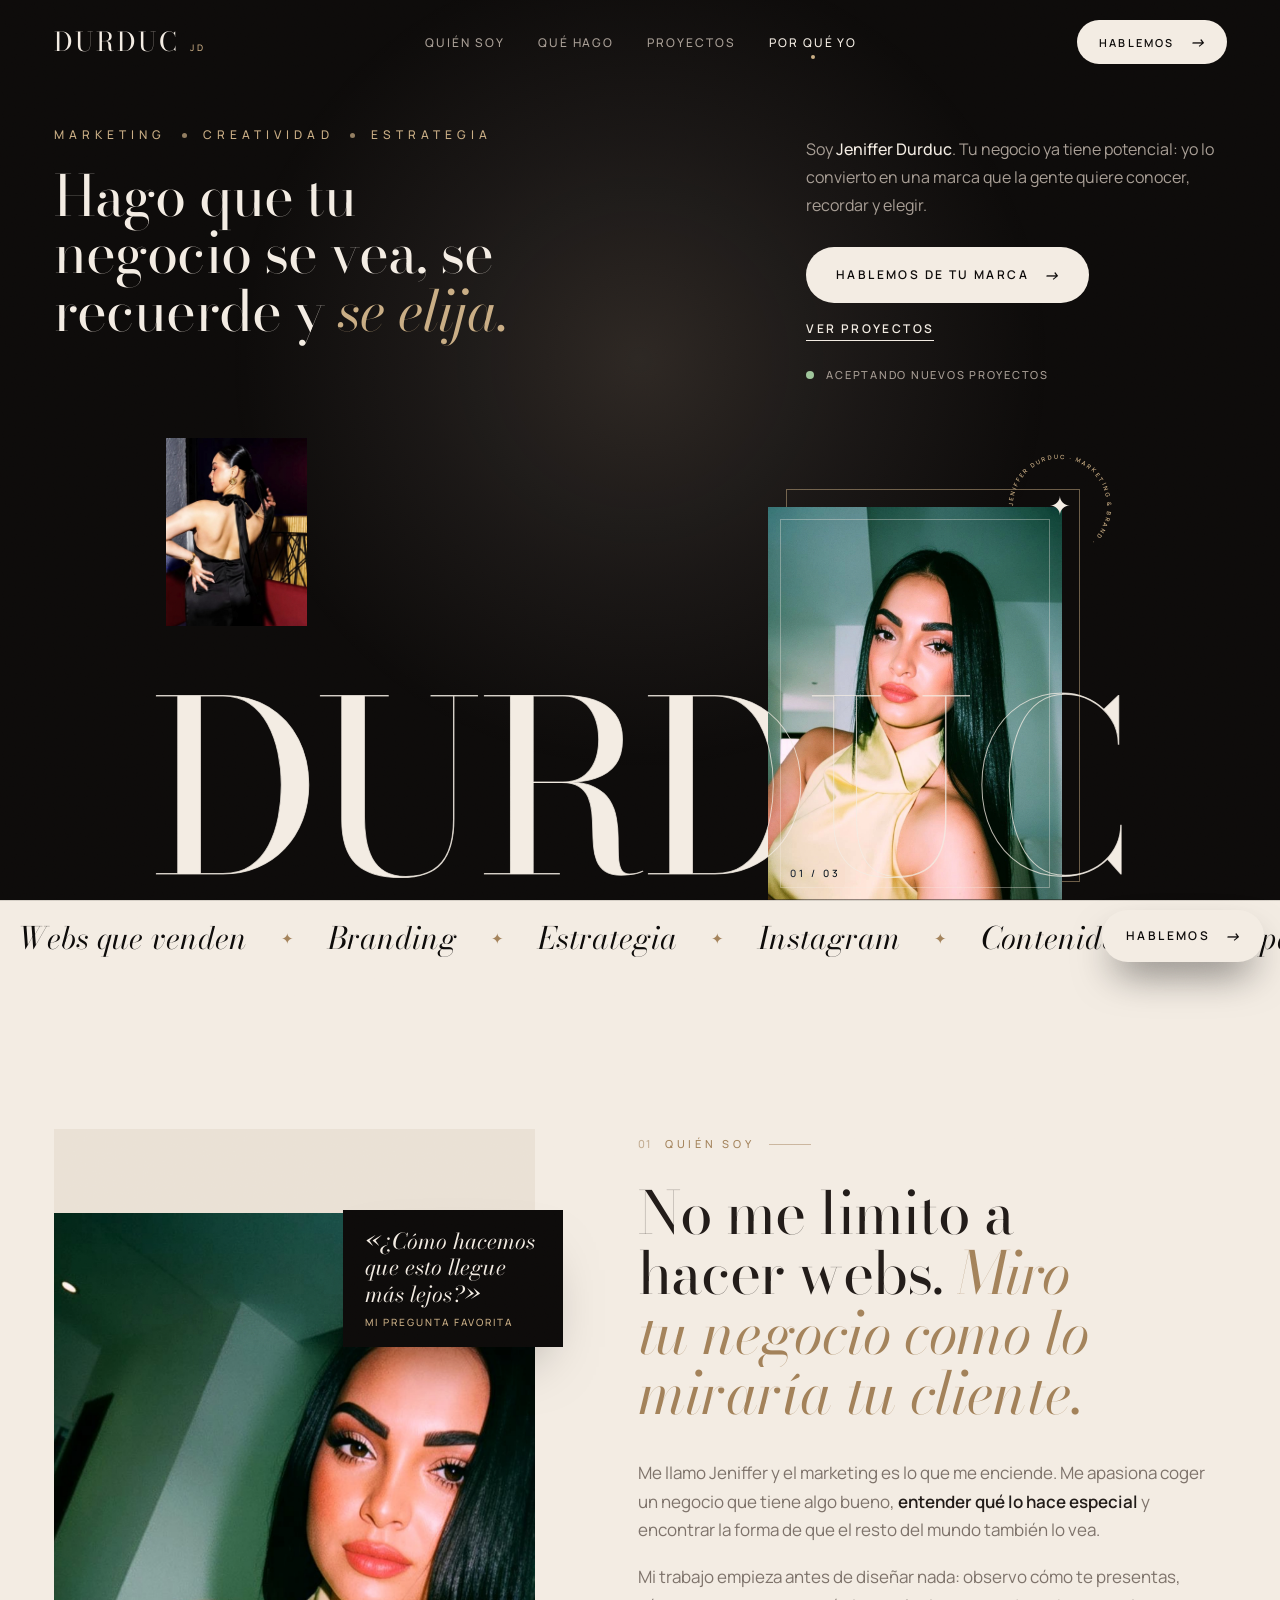
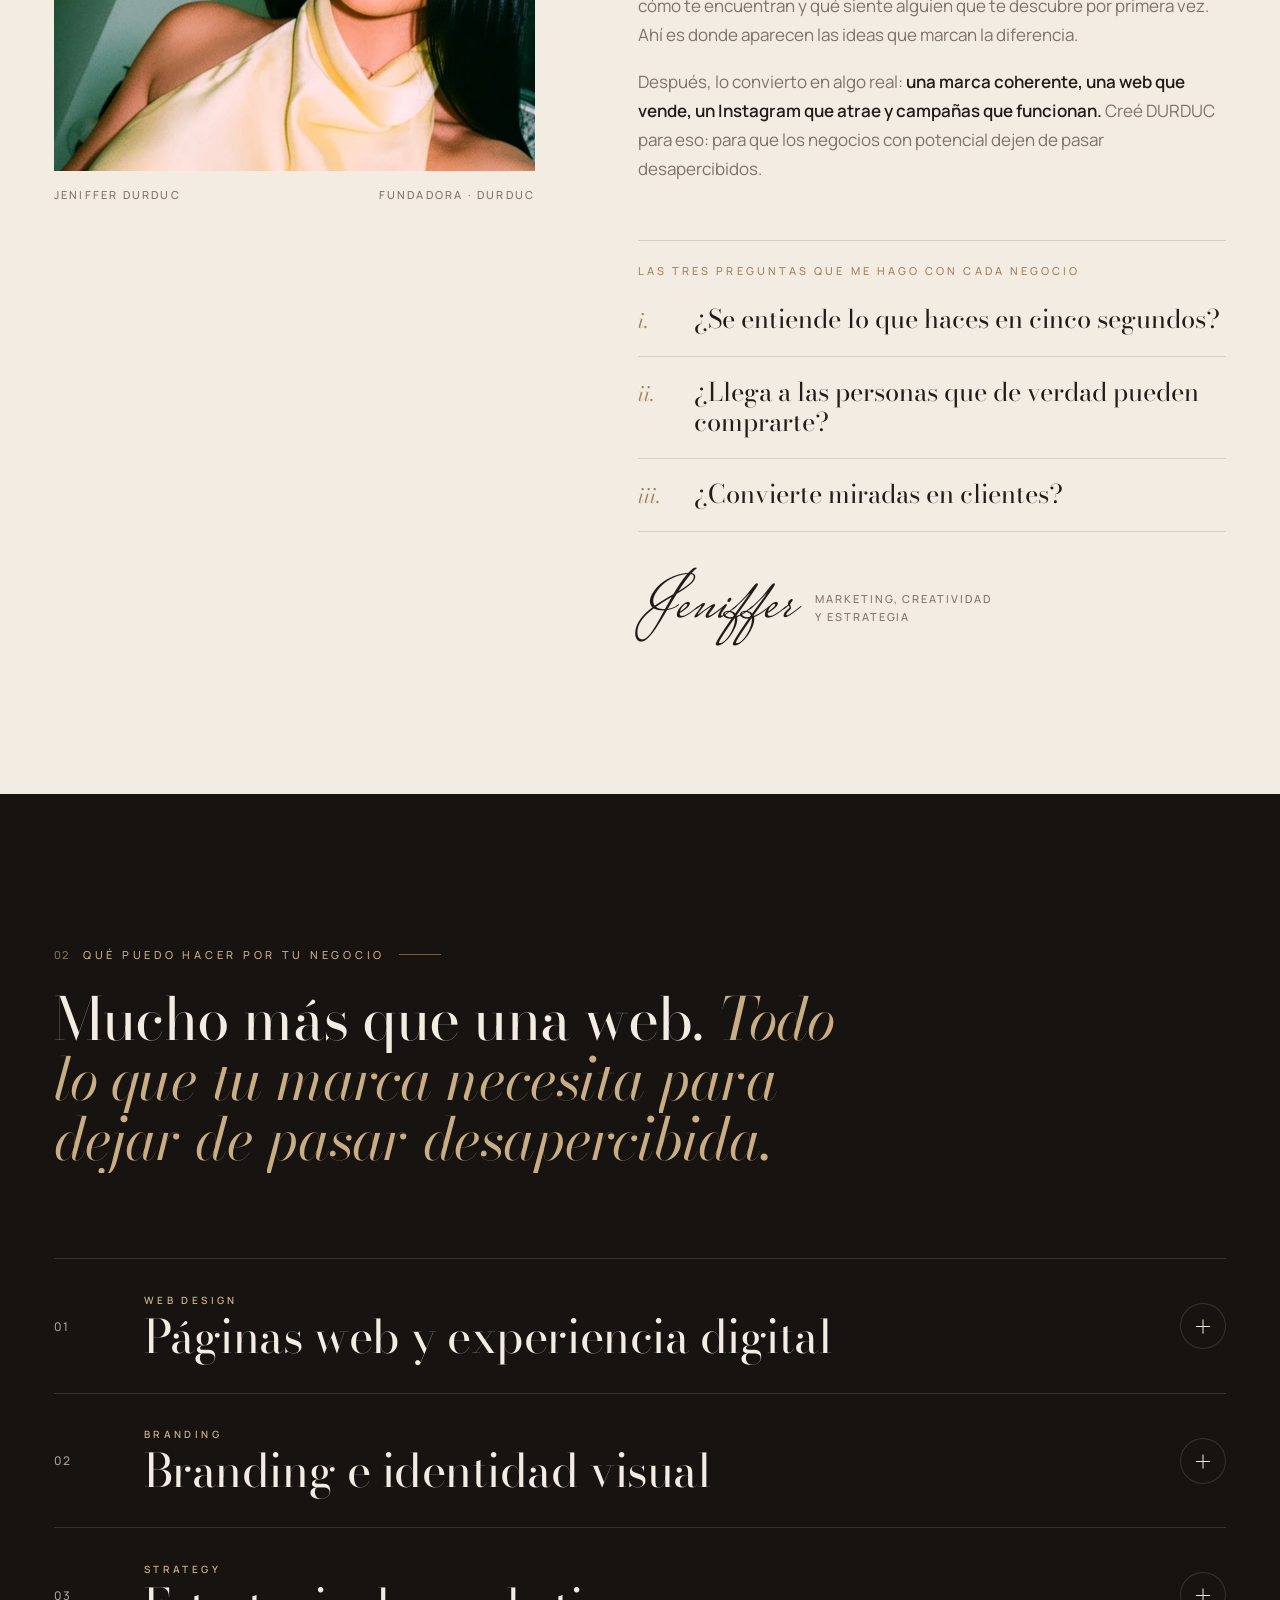
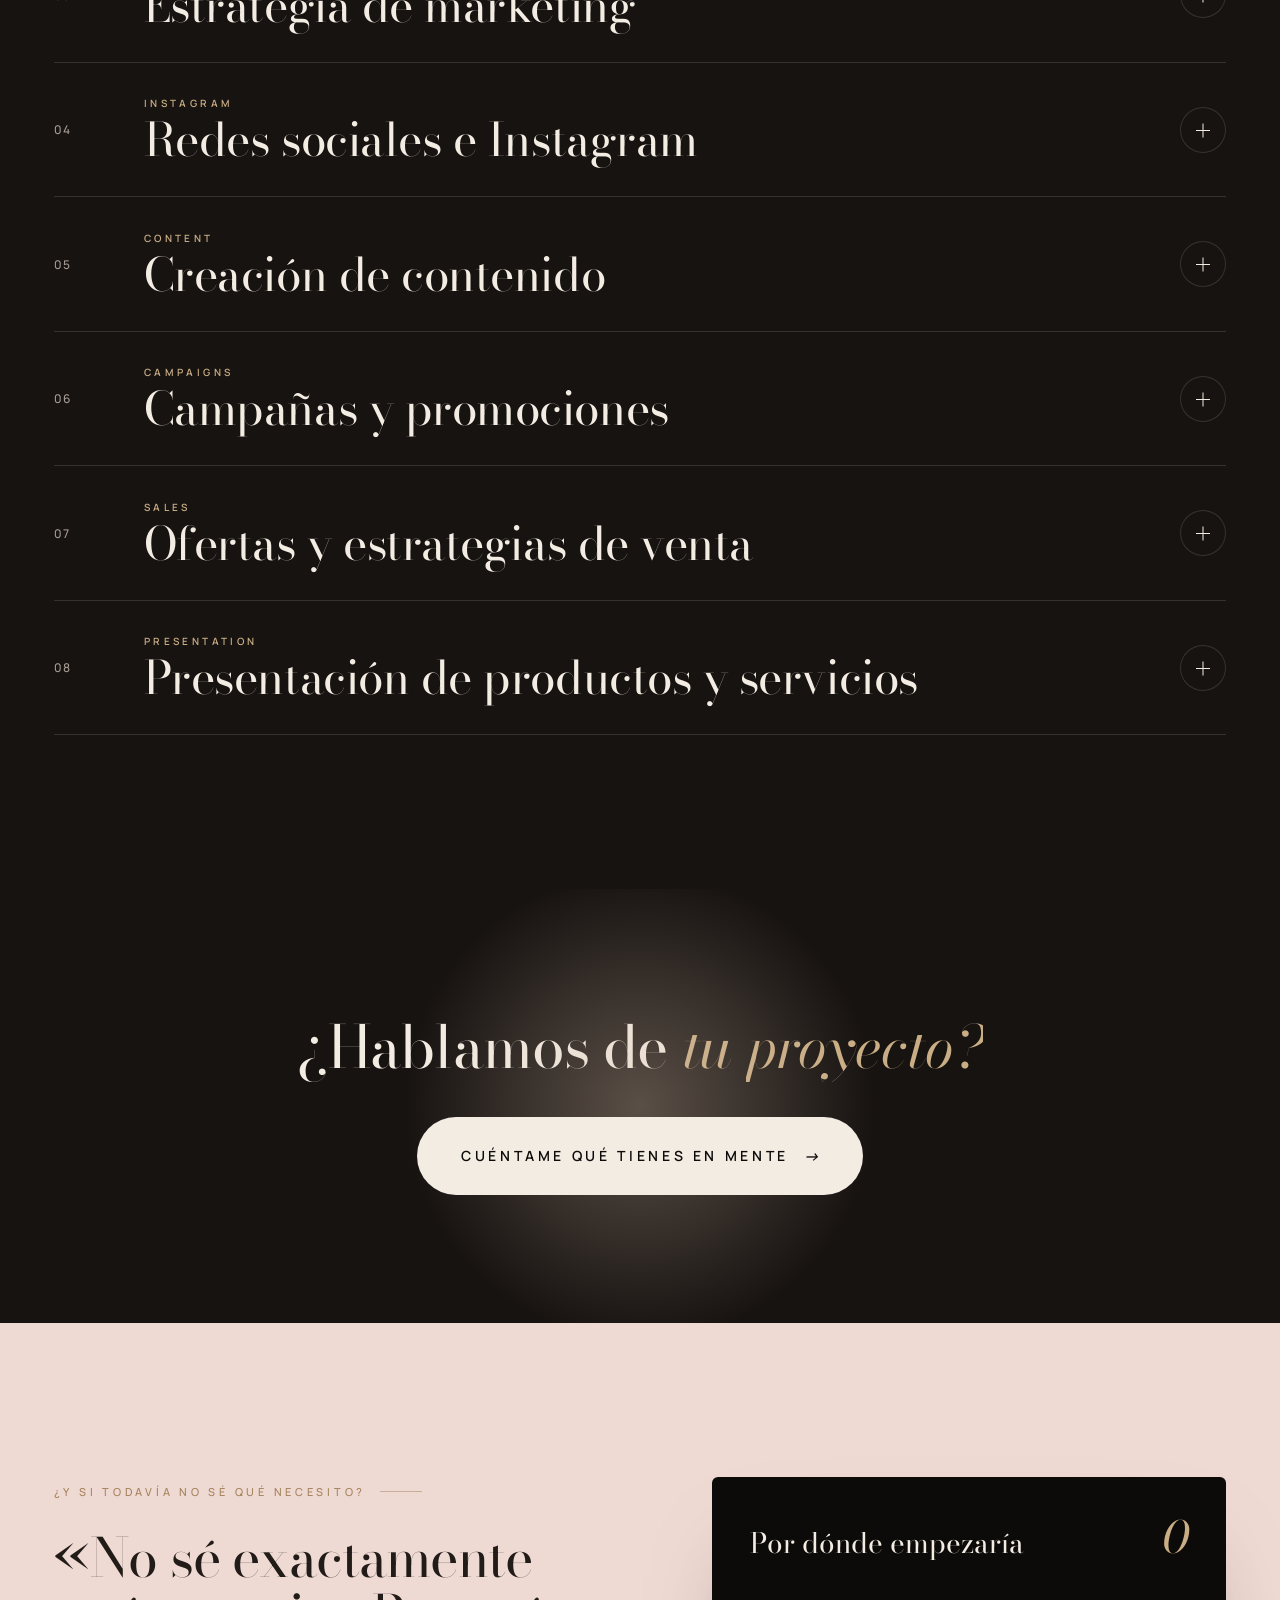
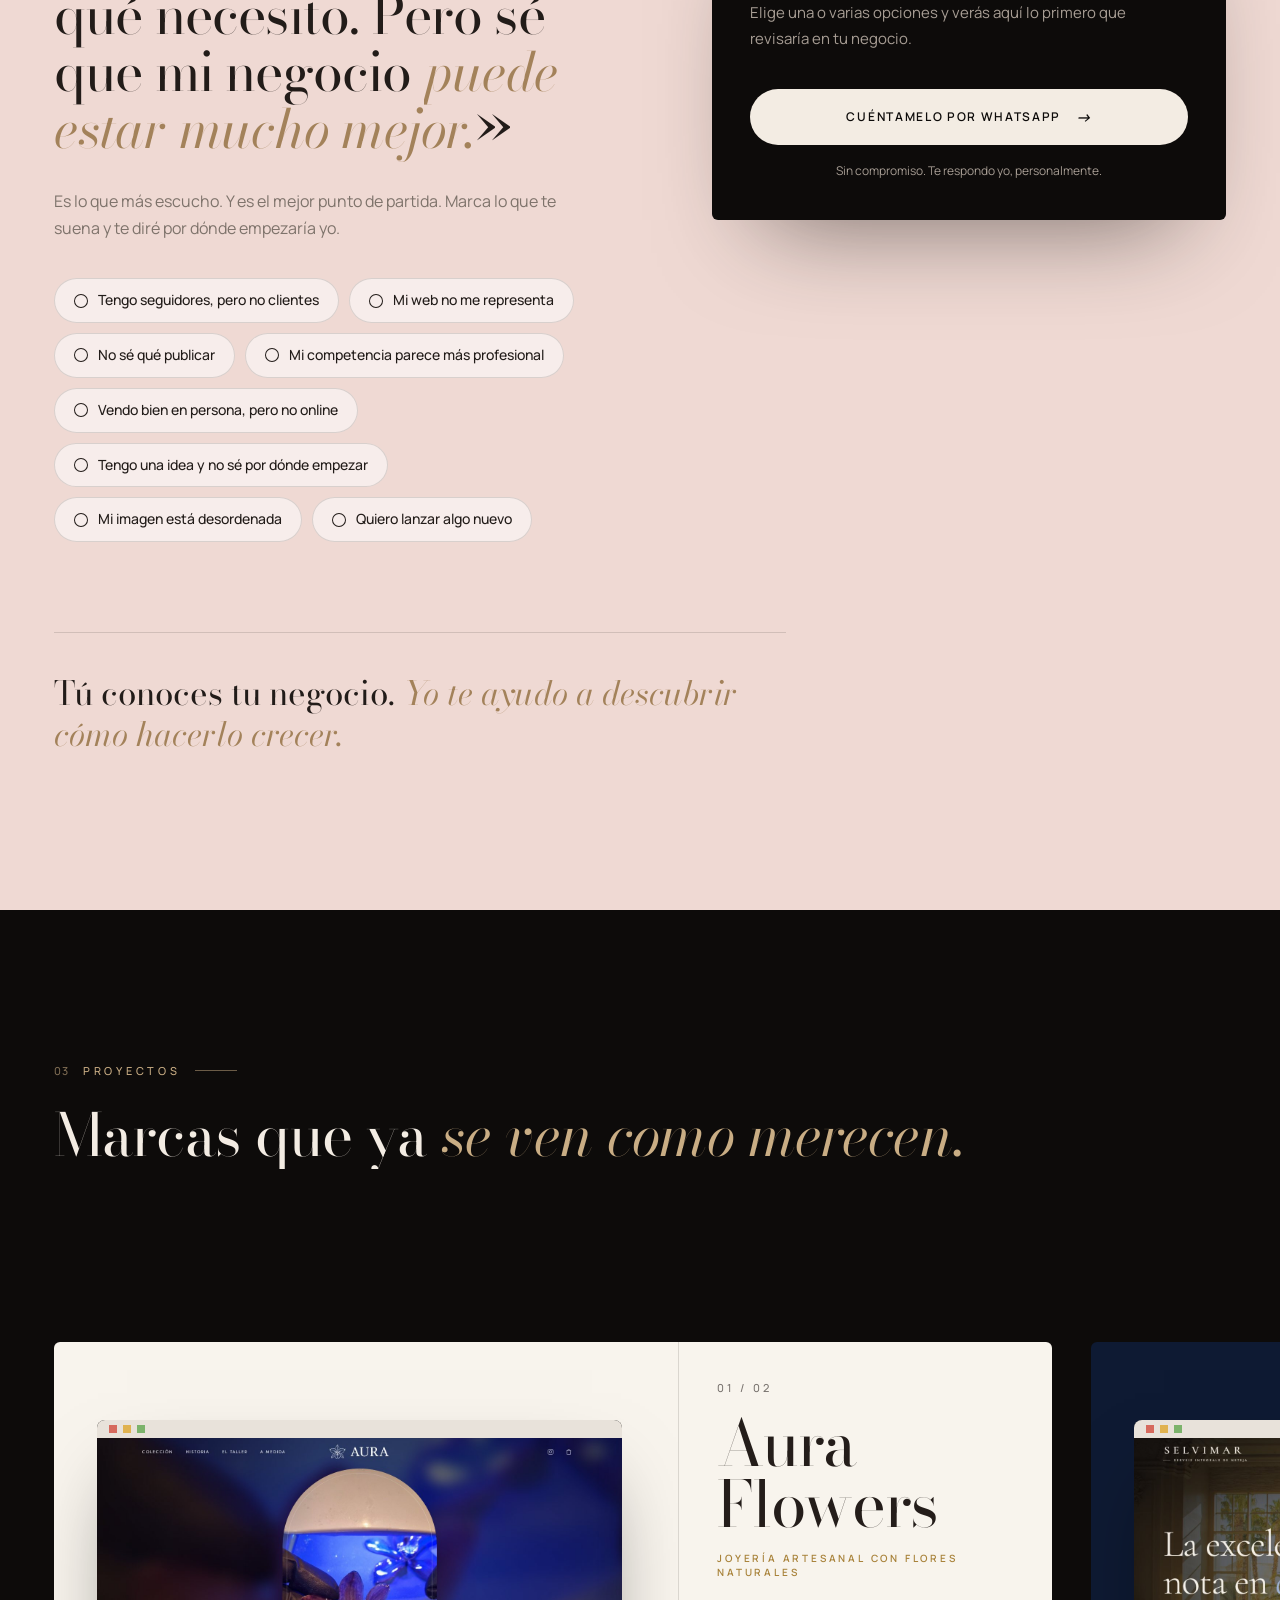
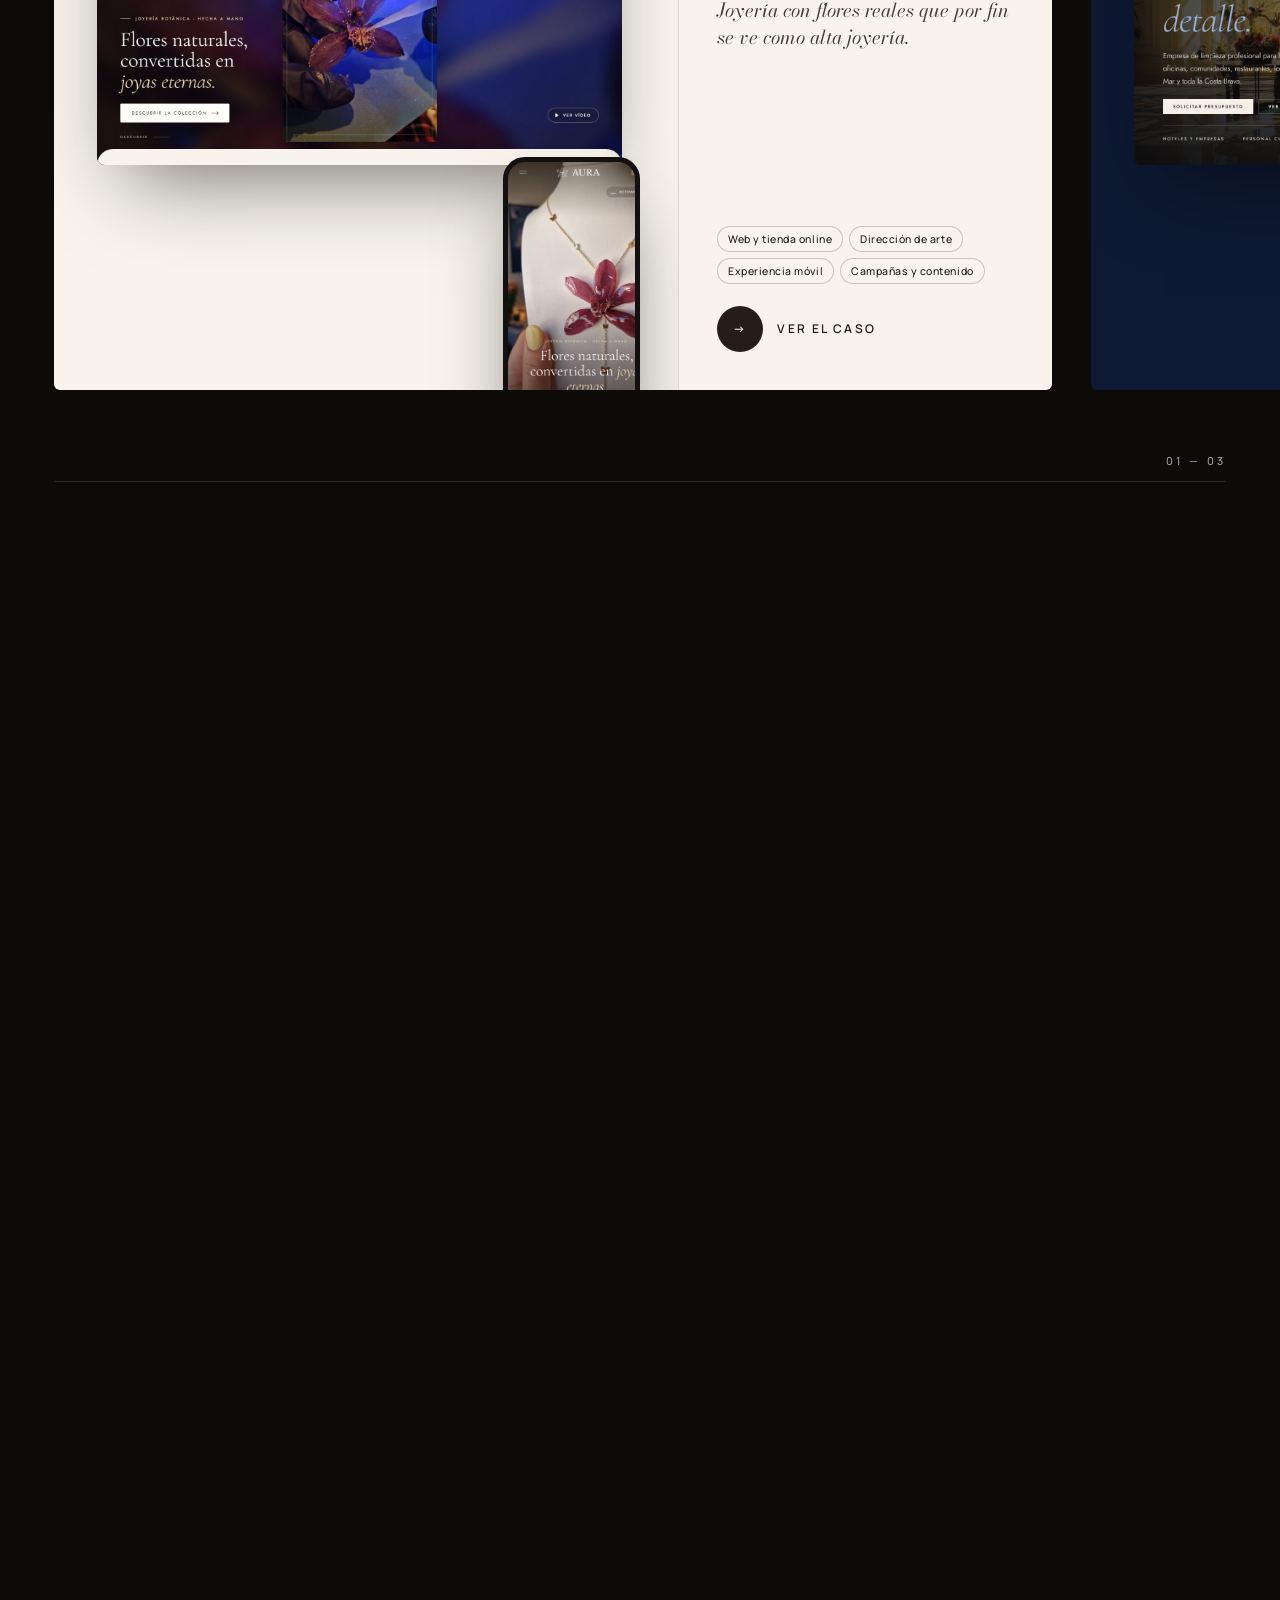
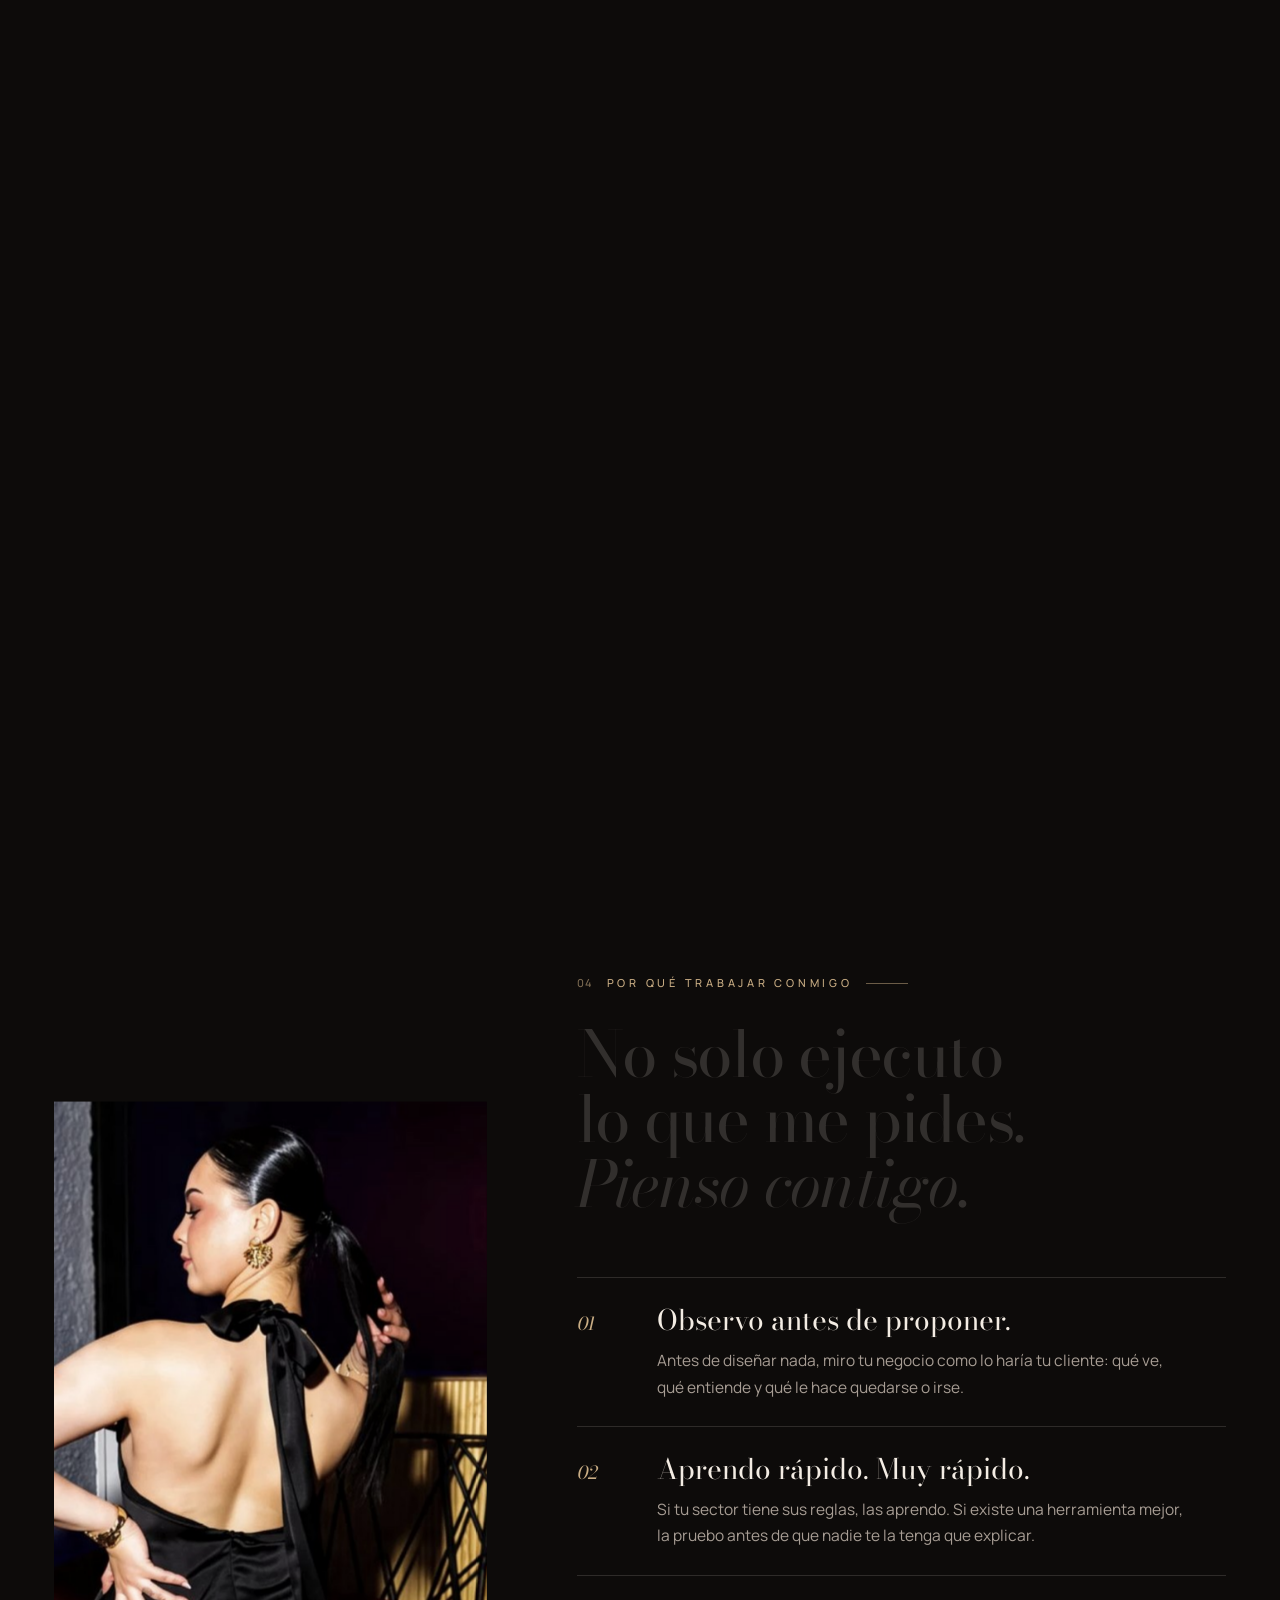
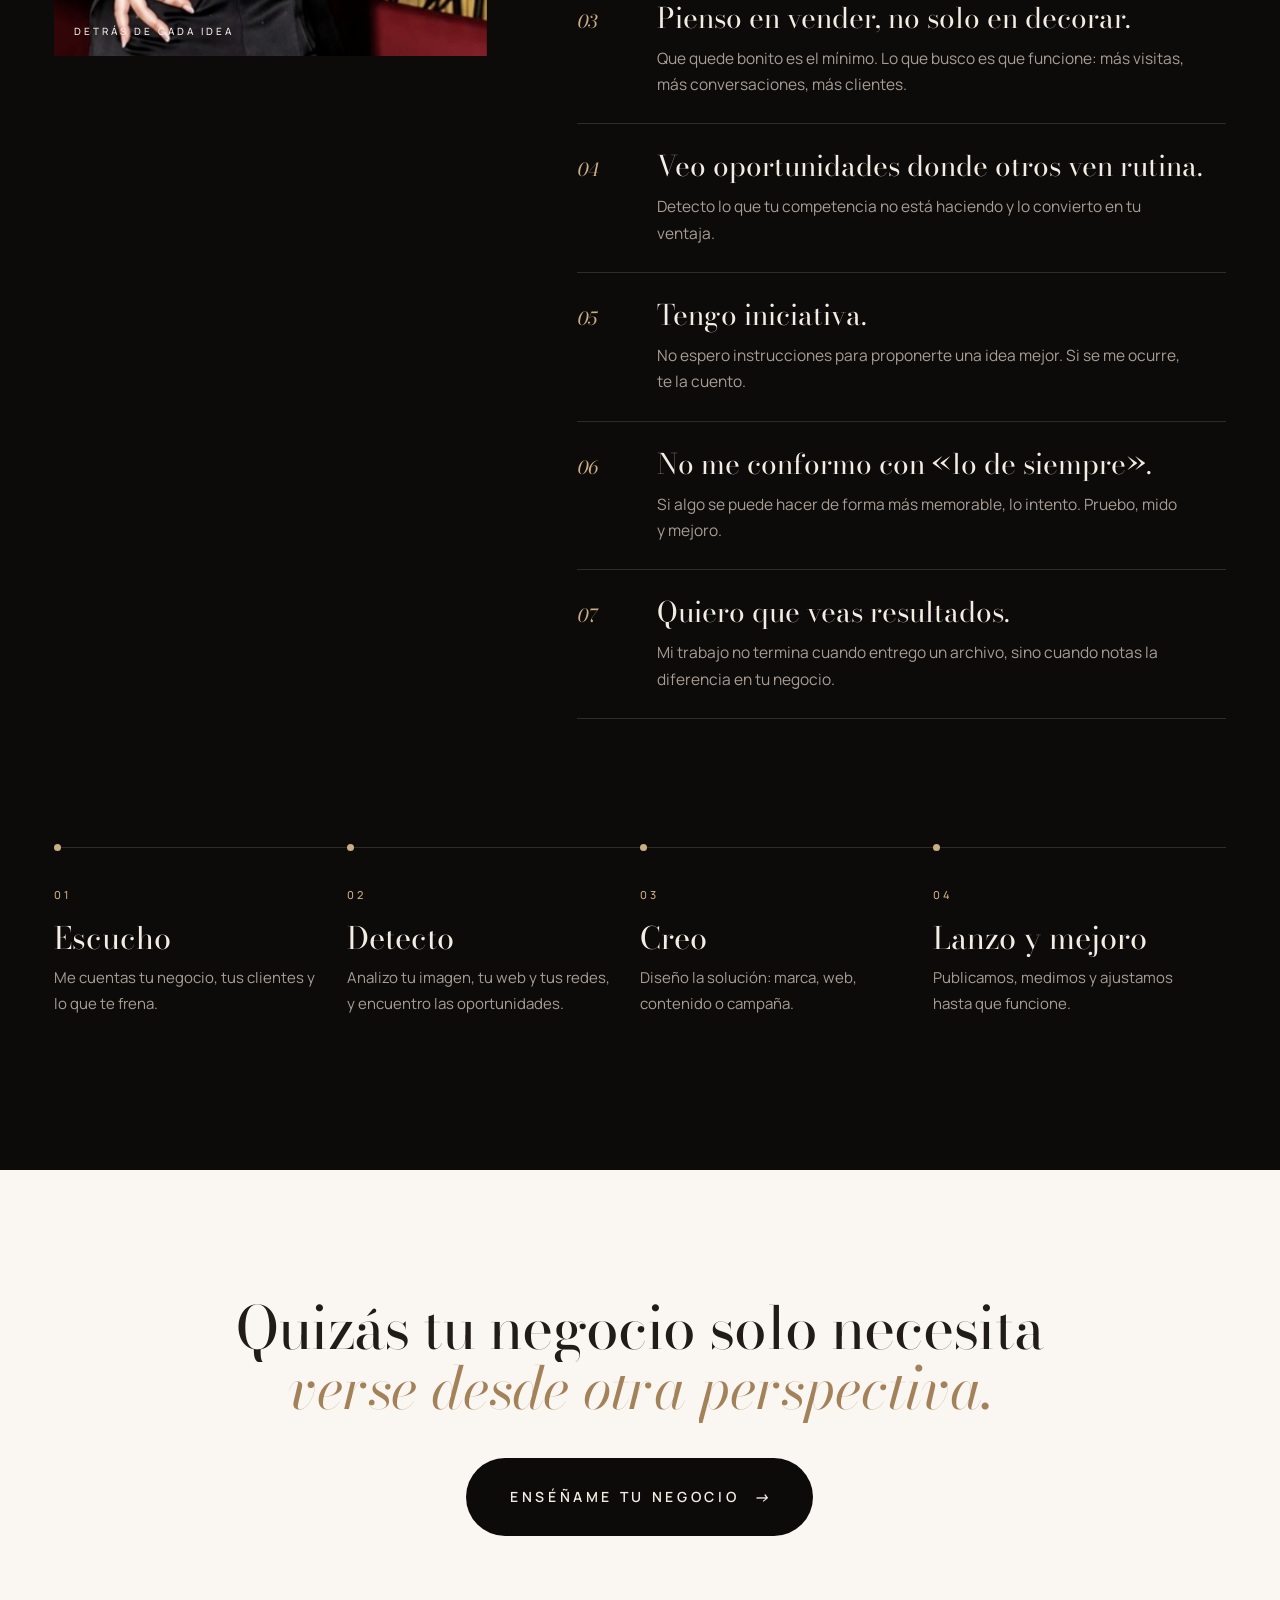
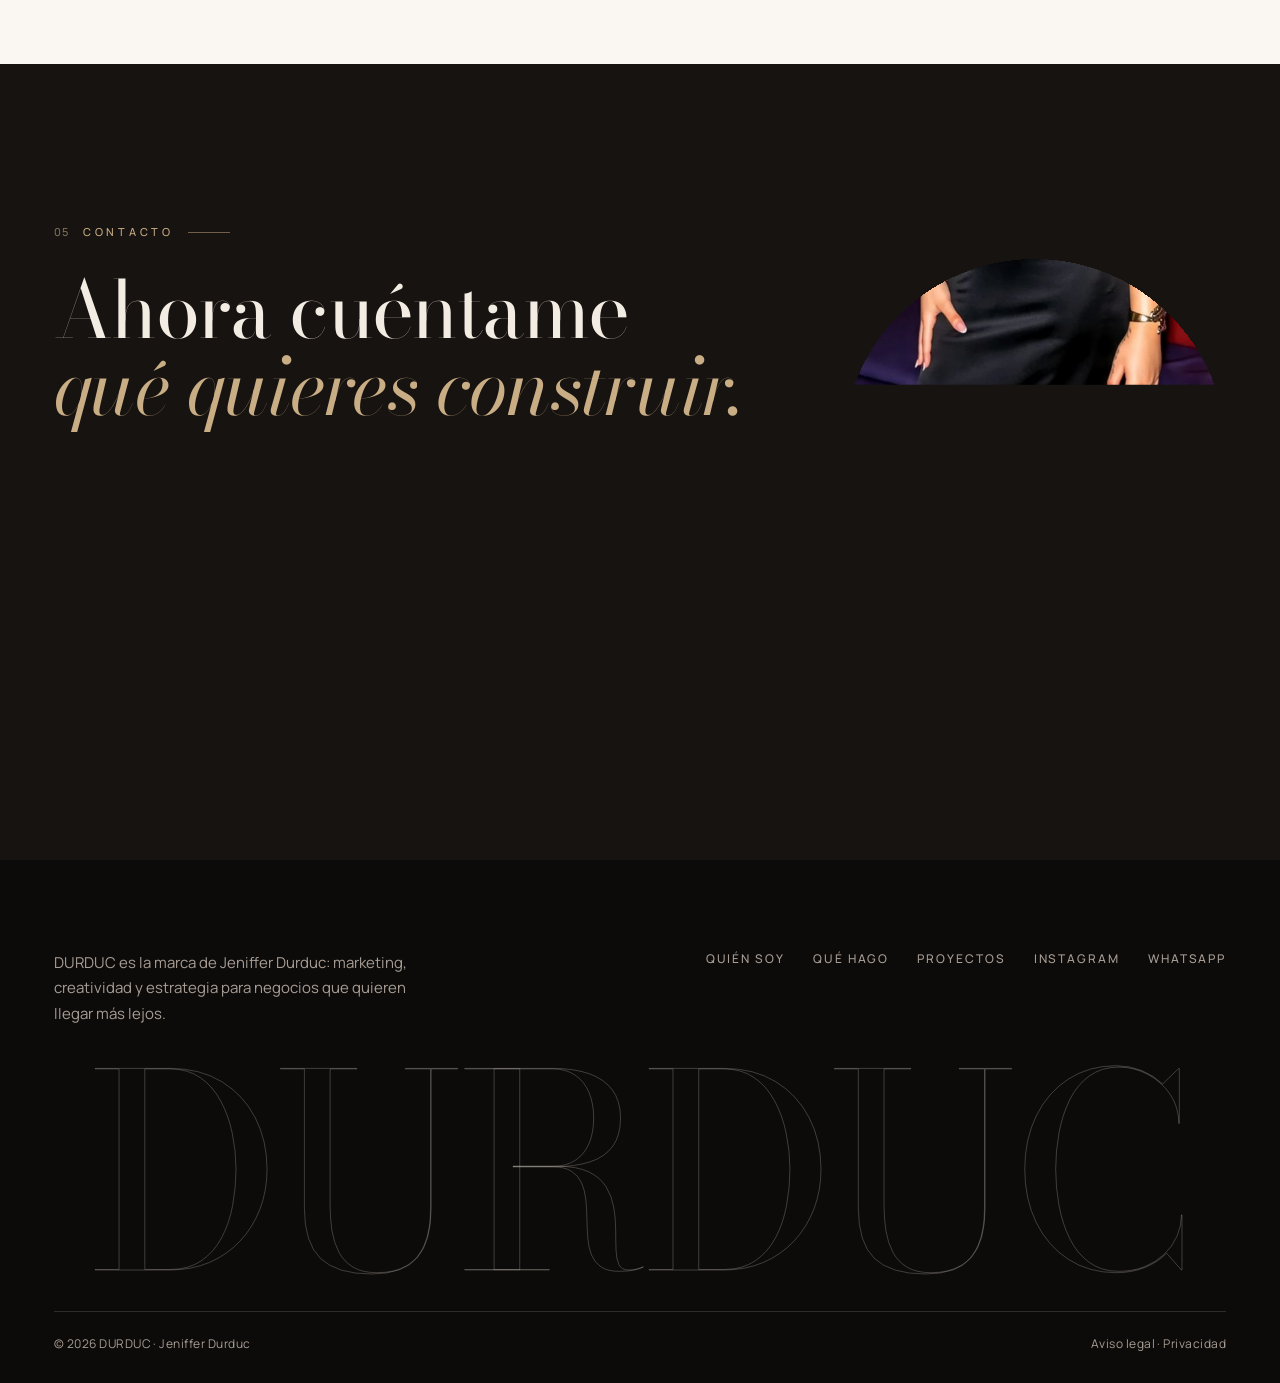
<file: index.html>
<!doctype html>
<html lang="es" class="no-js">
<head>
<meta charset="utf-8">
<meta name="viewport" content="width=device-width, initial-scale=1, viewport-fit=cover">
<title>DURDUC · Jeniffer Durduc | Marketing, branding y webs que venden</title>
<meta name="description" content="Soy Jeniffer Durduc. En DURDUC convierto negocios con potencial en marcas que se ven, se recuerdan y se eligen: webs, branding, estrategia de marketing, Instagram, contenido y campañas.">
<meta name="robots" content="index,follow,max-image-preview:large">
<meta name="theme-color" content="#0d0b0a">
<link rel="canonical" href="https://durducco-source.github.io/durduc-web/">
<link rel="icon" type="image/svg+xml" href="assets/brand/favicon.svg">
<link rel="apple-touch-icon" href="assets/brand/apple-touch-icon.png">
<meta property="og:type" content="website">
<meta property="og:locale" content="es_ES">
<meta property="og:site_name" content="DURDUC">
<meta property="og:title" content="DURDUC · Jeniffer Durduc — Marketing, creatividad y estrategia">
<meta property="og:description" content="Hago que tu negocio se vea, se recuerde y se elija.">
<meta property="og:url" content="https://durducco-source.github.io/durduc-web/">
<meta property="og:image" content="https://durducco-source.github.io/durduc-web/assets/brand/og-image.jpg">
<meta property="og:image:width" content="1200">
<meta property="og:image:height" content="630">
<meta name="twitter:card" content="summary_large_image">
<link rel="preconnect" href="https://fonts.googleapis.com">
<link rel="preconnect" href="https://fonts.gstatic.com" crossorigin>
<link href="https://fonts.googleapis.com/css2?family=Bodoni+Moda:ital,opsz,wght@0,6..96,400;0,6..96,500;1,6..96,400&family=Manrope:wght@400;500;600&family=Mrs+Saint+Delafield&display=swap" rel="stylesheet">
<link rel="stylesheet" href="css/durduc.css">
<link rel="preload" as="image" href="assets/img/jeniffer/jeniffer-retrato.jpg">
<script>(function(){var r=document.documentElement,c="js";try{if(sessionStorage.getItem("durduc_seen"))c+=" loaded-before";sessionStorage.setItem("durduc_seen","1")}catch(e){}r.className=c})();</script>
<script type="application/ld+json">
{
  "@context": "https://schema.org",
  "@type": "ProfessionalService",
  "name": "DURDUC",
  "description": "Marketing, branding, diseño web y estrategia digital para negocios.",
  "url": "https://durducco-source.github.io/durduc-web/",
  "image": "https://durducco-source.github.io/durduc-web/assets/brand/og-image.jpg",
  "email": "durduc.co@gmail.com",
  "telephone": "+34 643 26 62 56",
  "founder": { "@type": "Person", "name": "Jeniffer Durduc", "jobTitle": "Marketing y estrategia de marca" },
  "sameAs": ["https://www.instagram.com/dl.jeniffer"]
}
</script>
</head>
<body>
<div class="loader" aria-hidden="true">
  <div class="loader-word"><span style="--i:0">D</span><span style="--i:1">U</span><span style="--i:2">R</span><span style="--i:3">D</span><span style="--i:4">U</span><span style="--i:5">C</span></div>
  <span class="loader-line"></span><span class="loader-sub">JENIFFER DURDUC</span>
</div>
<div class="grain" aria-hidden="true"></div>
<div class="cursor" aria-hidden="true"><span class="cursor-ring"><span>VER</span></span><span class="cursor-dot"></span></div>
<a class="skip" href="#main">Saltar al contenido</a>

<header class="header">
  <div class="wrap header-inner">
    <a class="logo" href="#inicio" aria-label="DURDUC, inicio">DURDUC <small>JD</small></a>
    <nav class="nav" aria-label="Principal">
      <a href="#quien-soy">Quién soy</a>
      <a href="#servicios">Qué hago</a>
      <a href="#proyectos">Proyectos</a>
      <a href="#por-que">Por qué yo</a>
    </nav>
    <a class="btn header-cta magnetic" data-wa href="#">Hablemos <i class="arrow"></i></a>
    <button class="burger" type="button" aria-label="Abrir menú" aria-expanded="false"><span></span><span></span></button>
  </div>
</header>

<div class="mmenu" aria-label="Menú">
  <nav>
    <a href="#quien-soy"><small>01</small>Quién soy</a>
    <a href="#servicios"><small>02</small>Qué hago</a>
    <a href="#proyectos"><small>03</small>Proyectos</a>
    <a href="#por-que"><small>04</small>Por qué yo</a>
    <a href="#contacto"><small>05</small>Contacto</a>
  </nav>
  <div class="mmenu-foot">
    <p>¿Tienes un proyecto en mente?</p>
    <a class="btn" data-wa href="#">Hablemos <i class="arrow"></i></a>
  </div>
</div>

<main id="main">

  <!-- ============================== PORTADA ============================== -->
  <section class="hero" id="inicio" aria-labelledby="hero-title">
    <div class="hero-glow" data-glow aria-hidden="true"></div>
    <div class="wrap hero-top">
      <div>
        <p class="hero-kicker h-in" style="--i:0">MARKETING <i></i> CREATIVIDAD <i></i> ESTRATEGIA</p>
        <h1 id="hero-title" class="h-in" style="--i:1">Hago que tu negocio se vea, se recuerde y <em>se elija.</em></h1>
      </div>
      <div class="hero-side">
        <p class="h-in" style="--i:2">Soy <strong>Jeniffer Durduc</strong>. Tu negocio ya tiene potencial: yo lo convierto en una marca que la gente quiere conocer, recordar y elegir.</p>
        <div class="hero-actions h-in" style="--i:3">
          <a class="btn magnetic" data-wa href="#">Hablemos de tu marca <i class="arrow"></i></a>
          <a class="link" href="#proyectos">Ver proyectos</a>
        </div>
        <span class="status h-in" style="--i:4"><i></i>Aceptando nuevos proyectos</span>
      </div>
    </div>

    <div class="wrap hero-stage">
      <div class="hero-word hero-word--fill depth" aria-hidden="true" data-depth="-0.012"><span style="--i:0">D</span><span style="--i:1">U</span><span style="--i:2">R</span><span style="--i:3">D</span><span style="--i:4">U</span><span style="--i:5">C</span></div>
      <span class="frame-outline depth" data-depth="0.035" aria-hidden="true"></span>
      <figure class="frame frame--main depth slides" data-depth="0.02" data-slides>
        <div class="slide is-on"><img src="assets/img/jeniffer/jeniffer-retrato.jpg" alt="Jeniffer Durduc, fundadora de DURDUC, con blusa de satén amarillo" width="900" height="1200" fetchpriority="high"></div>
        <div class="slide"><img src="assets/img/jeniffer/jeniffer-negro.jpg" alt="Jeniffer Durduc con vestido de satén negro" width="650" height="867" loading="lazy" decoding="async"></div>
        <div class="slide"><img src="assets/img/jeniffer/jeniffer-selfie.jpg" alt="Jeniffer Durduc mirando a cámara" width="900" height="1200" loading="lazy" decoding="async"></div>
        <span class="slide-count" data-count aria-hidden="true">01 / 03</span>
      </figure>
      <figure class="frame frame--float depth" data-depth="-0.05"><img src="assets/img/jeniffer/jeniffer-espalda.jpg" alt="Jeniffer Durduc de espaldas con vestido negro y pendientes dorados" width="600" height="800" decoding="async"></figure>
      <div class="hero-word hero-word--line depth" aria-hidden="true" data-depth="-0.012"><span style="--i:0">D</span><span style="--i:1">U</span><span style="--i:2">R</span><span style="--i:3">D</span><span style="--i:4">U</span><span style="--i:5">C</span></div>
      <div class="badge depth h-in" style="--i:5" data-depth="0.06" aria-hidden="true">
        <svg viewBox="0 0 200 200"><defs><path id="bp" d="M100,100 m-76,0 a76,76 0 1,1 152,0 a76,76 0 1,1 -152,0"/></defs><text><textPath href="#bp">Jeniffer Durduc · Marketing &amp; Brand ·</textPath></text></svg>
        <span class="star">✦</span>
      </div>
    </div>
  </section>

  <div class="ticker" aria-hidden="true">
    <div class="ticker-track">
      <span>Webs que venden</span><span>Branding</span><span>Estrategia</span><span>Instagram</span><span>Contenido</span><span>Campañas</span><span>Experiencia digital</span>
      <span>Webs que venden</span><span>Branding</span><span>Estrategia</span><span>Instagram</span><span>Contenido</span><span>Campañas</span><span>Experiencia digital</span>
    </div>
  </div>

  <!-- ============================== QUIÉN SOY ============================== -->
  <section class="section section--cream on-light" id="quien-soy" aria-labelledby="about-title">
    <div class="wrap about-grid">
      <div class="about-media">
        <figure class="about-photo rv-img"><img class="px" data-speed="0.08" src="assets/img/jeniffer/jeniffer-selfie.jpg" alt="Retrato de Jeniffer Durduc" width="900" height="1200" loading="lazy" decoding="async"></figure>
        <p class="about-caption rv"><span>Jeniffer Durduc</span><span>Fundadora · DURDUC</span></p>
        <p class="about-tag rv" style="--d:.3s">«¿Cómo hacemos que esto llegue más lejos?»<small>Mi pregunta favorita</small></p>
      </div>
      <div class="about-text">
        <p class="eyebrow rv"><b>01</b> Quién soy</p>
        <h2 id="about-title" class="h2" data-split>No me limito a hacer webs. <em>Miro tu negocio como lo miraría tu cliente.</em></h2>
        <div class="about-body">
          <p class="rv">Me llamo Jeniffer y el marketing es lo que me enciende. Me apasiona coger un negocio que tiene algo bueno, <strong>entender qué lo hace especial</strong> y encontrar la forma de que el resto del mundo también lo vea.</p>
          <p class="rv">Mi trabajo empieza antes de diseñar nada: observo cómo te presentas, cómo te encuentran y qué siente alguien que te descubre por primera vez. Ahí es donde aparecen las ideas que marcan la diferencia.</p>
          <p class="rv">Después, lo convierto en algo real: <strong>una marca coherente, una web que vende, un Instagram que atrae y campañas que funcionan.</strong> Creé DURDUC para eso: para que los negocios con potencial dejen de pasar desapercibidos.</p>
        </div>
        <div class="questions rv">
          <p class="q-title">Las tres preguntas que me hago con cada negocio</p>
          <ol>
            <li><b>i.</b><span>¿Se entiende lo que haces en cinco segundos?</span></li>
            <li><b>ii.</b><span>¿Llega a las personas que de verdad pueden comprarte?</span></li>
            <li><b>iii.</b><span>¿Convierte miradas en clientes?</span></li>
          </ol>
        </div>
        <div class="signature rv"><span>Jeniffer</span><small>Marketing, creatividad<br>y estrategia</small></div>
      </div>
    </div>
  </section>

  <!-- ============================== SERVICIOS ============================== -->
  <section class="section section--ink" id="servicios" aria-labelledby="svc-title">
    <div class="wrap">
      <div class="sec-head">
        <p class="eyebrow rv"><b>02</b> Qué puedo hacer por tu negocio</p>
        <h2 id="svc-title" class="h2" data-split>Mucho más que una web. <em>Todo lo que tu marca necesita para dejar de pasar desapercibida.</em></h2>
      </div>
      <div class="services" data-services></div>
    </div>
    <div class="svc-preview" data-preview aria-hidden="true"><img alt="" data-preview-img src="assets/img/proyectos/aura/web-movil.jpg" loading="lazy" decoding="async"></div>
  </section>

  <section class="cta-band section--ink" aria-label="Hablemos">
    <div class="orb" aria-hidden="true"></div>
    <div class="wrap">
      <h2 class="h2" data-split>¿Hablamos de <em>tu proyecto?</em></h2>
      <a class="btn btn--xl magnetic rv" data-wa href="#">Cuéntame qué tienes en mente <i class="arrow"></i></a>
    </div>
  </section>

  <!-- ============================== ¿NO SÉ QUÉ NECESITO? ============================== -->
  <section class="section section--blush on-light unsure" id="no-se" aria-labelledby="unsure-title">
    <div class="wrap">
      <div class="unsure-grid">
        <div>
          <p class="eyebrow rv">¿Y si todavía no sé qué necesito?</p>
          <h2 id="unsure-title" class="quote" data-split>«No sé exactamente qué necesito. Pero sé que mi negocio <em>puede estar mucho mejor.</em>»</h2>
          <p class="lead rv">Es lo que más escucho. Y es el mejor punto de partida. Marca lo que te suena y te diré por dónde empezaría yo.</p>
          <div class="chips rv" data-chips role="group" aria-label="¿Qué te pasa ahora mismo?"></div>
        </div>
        <aside class="diag rv" style="--d:.2s" aria-live="polite">
          <div class="diag-top"><h3>Por dónde empezaría</h3><span class="diag-count" data-diag-count>0</span></div>
          <p class="diag-empty" data-diag-empty>Elige una o varias opciones y verás aquí lo primero que revisaría en tu negocio.</p>
          <ul class="diag-list" data-diag-list></ul>
          <a class="btn magnetic" data-diag-send href="#" target="_blank" rel="noopener">Cuéntamelo por WhatsApp <i class="arrow"></i></a>
          <p class="diag-foot">Sin compromiso. Te respondo yo, personalmente.</p>
        </aside>
      </div>
      <p class="unsure-close rv">Tú conoces tu negocio. <em>Yo te ayudo a descubrir cómo hacerlo crecer.</em></p>
    </div>
  </section>

  <!-- ============================== PROYECTOS ============================== -->
  <section class="work" id="proyectos" aria-labelledby="work-title">
    <div class="wrap work-head">
      <div class="sec-head" style="margin-bottom:clamp(30px,4vw,60px)">
        <p class="eyebrow rv"><b>03</b> Proyectos</p>
        <h2 id="work-title" class="h2" data-split>Marcas que ya <em>se ven como merecen.</em></h2>
      </div>
    </div>
    <div class="work-pin" data-work-pin>
      <div class="work-sticky">
        <div class="work-track" data-work-track></div>
        <div class="work-progress" aria-hidden="true"><span data-work-bar></span></div>
        <span class="work-counter" data-work-counter aria-hidden="true"></span>
      </div>
    </div>
  </section>

  <!-- ============================== DIFERENCIAL ============================== -->
  <section class="section why" id="por-que" aria-labelledby="why-title">
    <div class="wrap">
      <div class="why-grid">
        <figure class="why-photo rv-img"><img class="px" data-speed="0.06" src="assets/img/jeniffer/jeniffer-espalda.jpg" alt="Jeniffer Durduc de espaldas, vestido negro" width="600" height="800" loading="lazy" decoding="async"><figcaption>Detrás de cada idea</figcaption></figure>
        <div>
          <p class="eyebrow rv"><b>04</b> Por qué trabajar conmigo</p>
          <h2 id="why-title" class="why-statement" data-words>No solo ejecuto lo que me pides. <em>Pienso contigo.</em></h2>
          <ol class="traits">
            <li class="rv"><b>01</b><h3>Observo antes de proponer.</h3><p>Antes de diseñar nada, miro tu negocio como lo haría tu cliente: qué ve, qué entiende y qué le hace quedarse o irse.</p></li>
            <li class="rv"><b>02</b><h3>Aprendo rápido. Muy rápido.</h3><p>Si tu sector tiene sus reglas, las aprendo. Si existe una herramienta mejor, la pruebo antes de que nadie te la tenga que explicar.</p></li>
            <li class="rv"><b>03</b><h3>Pienso en vender, no solo en decorar.</h3><p>Que quede bonito es el mínimo. Lo que busco es que funcione: más visitas, más conversaciones, más clientes.</p></li>
            <li class="rv"><b>04</b><h3>Veo oportunidades donde otros ven rutina.</h3><p>Detecto lo que tu competencia no está haciendo y lo convierto en tu ventaja.</p></li>
            <li class="rv"><b>05</b><h3>Tengo iniciativa.</h3><p>No espero instrucciones para proponerte una idea mejor. Si se me ocurre, te la cuento.</p></li>
            <li class="rv"><b>06</b><h3>No me conformo con «lo de siempre».</h3><p>Si algo se puede hacer de forma más memorable, lo intento. Pruebo, mido y mejoro.</p></li>
            <li class="rv"><b>07</b><h3>Quiero que veas resultados.</h3><p>Mi trabajo no termina cuando entrego un archivo, sino cuando notas la diferencia en tu negocio.</p></li>
          </ol>
        </div>
      </div>
      <ol class="process">
        <li class="rv"><span>01</span><h4>Escucho</h4><p>Me cuentas tu negocio, tus clientes y lo que te frena.</p></li>
        <li class="rv" style="--d:.1s"><span>02</span><h4>Detecto</h4><p>Analizo tu imagen, tu web y tus redes, y encuentro las oportunidades.</p></li>
        <li class="rv" style="--d:.2s"><span>03</span><h4>Creo</h4><p>Diseño la solución: marca, web, contenido o campaña.</p></li>
        <li class="rv" style="--d:.3s"><span>04</span><h4>Lanzo y mejoro</h4><p>Publicamos, medimos y ajustamos hasta que funcione.</p></li>
      </ol>
    </div>
  </section>

  <section class="cta-band section--paper on-light" aria-label="Hablemos">
    <div class="wrap">
      <h2 class="h2" data-split>Quizás tu negocio solo necesita <em>verse desde otra perspectiva.</em></h2>
      <a class="btn btn--dark btn--xl magnetic rv" data-wa href="#">Enséñame tu negocio <i class="arrow"></i></a>
    </div>
  </section>

  <!-- ============================== CONTACTO ============================== -->
  <section class="contact" id="contacto" aria-labelledby="contact-title">
    <div class="wrap contact-grid">
      <div>
        <p class="eyebrow rv"><b>05</b> Contacto</p>
        <h2 id="contact-title" class="display" data-split>Ahora cuéntame <em>qué quieres construir.</em></h2>
        <p class="lead rv">Si tienes un negocio, una idea o simplemente sientes que tu marca podría llegar mucho más lejos, hablemos.</p>
        <a class="btn btn--xl magnetic rv" data-wa href="#">Hablemos <i class="arrow"></i></a>
        <div class="contact-ways rv">
          <a data-need="contacto.whatsapp" data-wa href="#"><small>WhatsApp</small><span data-cfg="contacto.telefono"></span></a>
          <a data-need="contacto.email" data-mail href="#"><small>Email</small><span data-cfg="contacto.email"></span></a>
          <a data-need="contacto.instagram" data-ig href="#" target="_blank" rel="noopener"><small>Instagram</small><span data-cfg="contacto.instagramUsuario"></span></a>
        </div>
      </div>
      <figure class="contact-photo rv-img"><img class="px" data-speed="0.06" src="assets/img/jeniffer/jeniffer-negro.jpg" alt="Jeniffer Durduc con vestido negro" width="650" height="867" loading="lazy" decoding="async"></figure>
    </div>
  </section>
</main>

<footer class="footer">
  <div class="wrap">
    <div class="footer-top">
      <p>DURDUC es la marca de Jeniffer Durduc: marketing, creatividad y estrategia para negocios que quieren llegar más lejos.</p>
      <div class="footer-links">
        <a href="#quien-soy">Quién soy</a><a href="#servicios">Qué hago</a><a href="#proyectos">Proyectos</a>
        <a data-ig href="#" target="_blank" rel="noopener">Instagram</a><a data-wa href="#">WhatsApp</a>
      </div>
    </div>
    <div class="footer-word" aria-hidden="true">DURDUC</div>
    <div class="footer-bottom"><span>© <span data-year>2026</span> DURDUC · Jeniffer Durduc</span><span><a href="aviso-legal.html">Aviso legal</a> · <a href="privacidad.html">Privacidad</a></span></div>
  </div>
</footer>

<a class="btn float-cta" data-wa data-float href="#">Hablemos <i class="arrow"></i></a>

<script src="js/config.js"></script>
<script src="js/proyectos.js"></script>
<script src="js/main.js" defer></script>
</body>
</html>
</file>
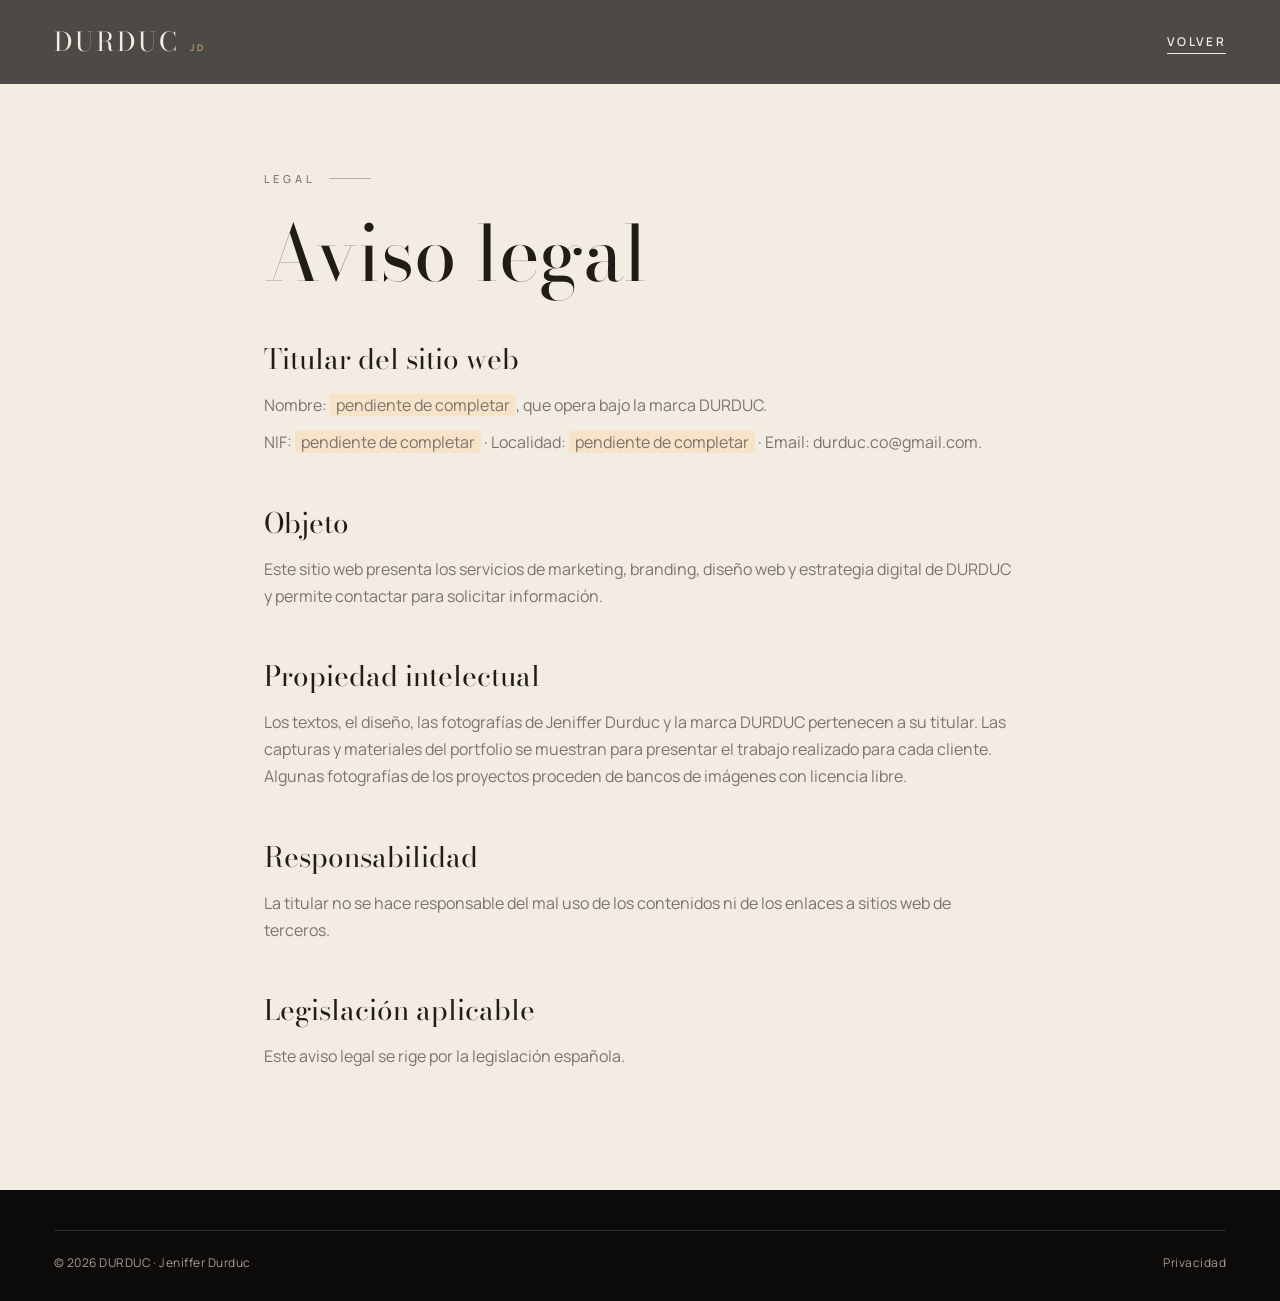
<file: aviso-legal.html>
<!doctype html>
<html lang="es" class="js loaded-before is-ready">
<head>
<meta charset="utf-8">
<meta name="viewport" content="width=device-width, initial-scale=1, viewport-fit=cover">
<title>Aviso legal · DURDUC</title>
<meta name="robots" content="noindex,follow">
<meta name="theme-color" content="#0d0b0a">
<link rel="icon" type="image/svg+xml" href="assets/brand/favicon.svg">
<link rel="preconnect" href="https://fonts.googleapis.com">
<link rel="preconnect" href="https://fonts.gstatic.com" crossorigin>
<link href="https://fonts.googleapis.com/css2?family=Bodoni+Moda:ital,opsz,wght@0,6..96,400;1,6..96,400&family=Manrope:wght@400;500;600&display=swap" rel="stylesheet">
<link rel="stylesheet" href="css/durduc.css">
</head>
<body>
<header class="header is-solid"><div class="wrap header-inner"><a class="logo" href="index.html">DURDUC <small>JD</small></a><a class="link" href="index.html">Volver</a></div></header>
<main class="legal" id="main"><div class="wrap">
  <p class="eyebrow">Legal</p>
  <h1>Aviso legal</h1>

  <h2>Titular del sitio web</h2>
  <p>Nombre: <span data-legal="nombreCompleto"></span>, que opera bajo la marca DURDUC.</p>
  <p>NIF: <span data-legal="nif"></span> · Localidad: <span data-legal="ciudad"></span> · Email: <a data-mail href="#"><span data-cfg="contacto.email"></span></a>.</p>

  <h2>Objeto</h2>
  <p>Este sitio web presenta los servicios de marketing, branding, diseño web y estrategia digital de DURDUC y permite contactar para solicitar información.</p>

  <h2>Propiedad intelectual</h2>
  <p>Los textos, el diseño, las fotografías de Jeniffer Durduc y la marca DURDUC pertenecen a su titular. Las capturas y materiales del portfolio se muestran para presentar el trabajo realizado para cada cliente. Algunas fotografías de los proyectos proceden de bancos de imágenes con licencia libre.</p>

  <h2>Responsabilidad</h2>
  <p>La titular no se hace responsable del mal uso de los contenidos ni de los enlaces a sitios web de terceros.</p>

  <h2>Legislación aplicable</h2>
  <p>Este aviso legal se rige por la legislación española.</p>
</div></main>
<footer class="footer" style="padding-top:40px"><div class="wrap"><div class="footer-bottom" style="margin-top:0"><span>© <span data-year>2026</span> DURDUC · Jeniffer Durduc</span><span><a href="privacidad.html">Privacidad</a></span></div></div></footer>
<script src="js/config.js"></script>
<script src="js/legal.js"></script>
</body>
</html>
</file>
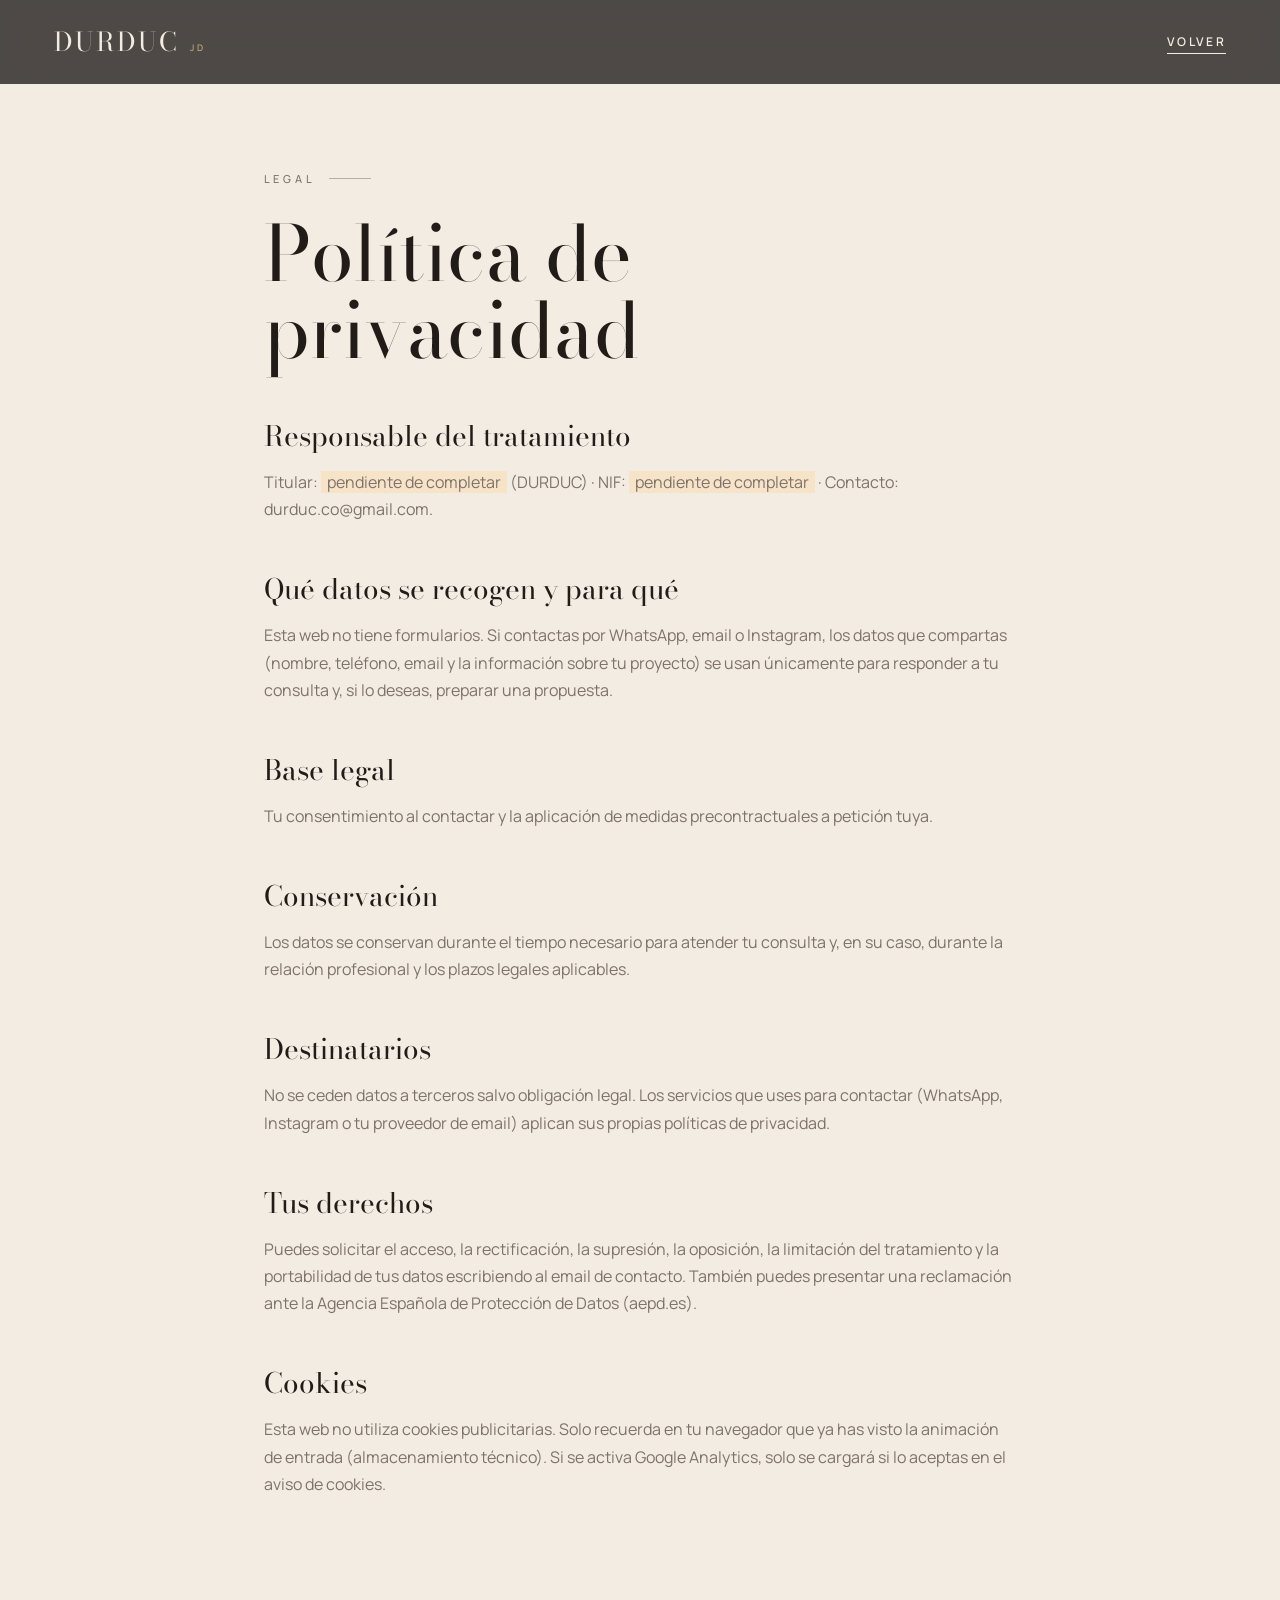
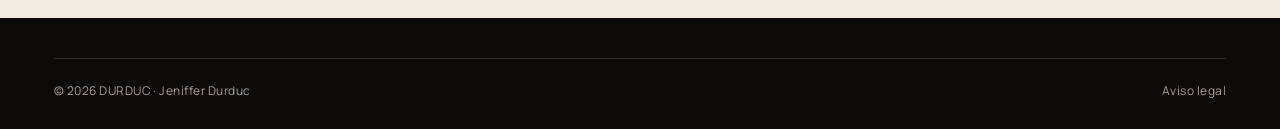
<file: privacidad.html>
<!doctype html>
<html lang="es" class="js loaded-before is-ready">
<head>
<meta charset="utf-8">
<meta name="viewport" content="width=device-width, initial-scale=1, viewport-fit=cover">
<title>Política de privacidad · DURDUC</title>
<meta name="robots" content="noindex,follow">
<meta name="theme-color" content="#0d0b0a">
<link rel="icon" type="image/svg+xml" href="assets/brand/favicon.svg">
<link rel="preconnect" href="https://fonts.googleapis.com">
<link rel="preconnect" href="https://fonts.gstatic.com" crossorigin>
<link href="https://fonts.googleapis.com/css2?family=Bodoni+Moda:ital,opsz,wght@0,6..96,400;1,6..96,400&family=Manrope:wght@400;500;600&display=swap" rel="stylesheet">
<link rel="stylesheet" href="css/durduc.css">
</head>
<body>
<header class="header is-solid"><div class="wrap header-inner"><a class="logo" href="index.html">DURDUC <small>JD</small></a><a class="link" href="index.html">Volver</a></div></header>
<main class="legal" id="main"><div class="wrap">
  <p class="eyebrow">Legal</p>
  <h1>Política de privacidad</h1>

  <h2>Responsable del tratamiento</h2>
  <p>Titular: <span data-legal="nombreCompleto"></span> (DURDUC) · NIF: <span data-legal="nif"></span> · Contacto: <a data-mail href="#"><span data-cfg="contacto.email"></span></a>.</p>

  <h2>Qué datos se recogen y para qué</h2>
  <p>Esta web no tiene formularios. Si contactas por WhatsApp, email o Instagram, los datos que compartas (nombre, teléfono, email y la información sobre tu proyecto) se usan únicamente para responder a tu consulta y, si lo deseas, preparar una propuesta.</p>

  <h2>Base legal</h2>
  <p>Tu consentimiento al contactar y la aplicación de medidas precontractuales a petición tuya.</p>

  <h2>Conservación</h2>
  <p>Los datos se conservan durante el tiempo necesario para atender tu consulta y, en su caso, durante la relación profesional y los plazos legales aplicables.</p>

  <h2>Destinatarios</h2>
  <p>No se ceden datos a terceros salvo obligación legal. Los servicios que uses para contactar (WhatsApp, Instagram o tu proveedor de email) aplican sus propias políticas de privacidad.</p>

  <h2>Tus derechos</h2>
  <p>Puedes solicitar el acceso, la rectificación, la supresión, la oposición, la limitación del tratamiento y la portabilidad de tus datos escribiendo al email de contacto. También puedes presentar una reclamación ante la Agencia Española de Protección de Datos (aepd.es).</p>

  <h2>Cookies</h2>
  <p>Esta web no utiliza cookies publicitarias. Solo recuerda en tu navegador que ya has visto la animación de entrada (almacenamiento técnico). Si se activa Google Analytics, solo se cargará si lo aceptas en el aviso de cookies.</p>
</div></main>
<footer class="footer" style="padding-top:40px"><div class="wrap"><div class="footer-bottom" style="margin-top:0"><span>© <span data-year>2026</span> DURDUC · Jeniffer Durduc</span><span><a href="aviso-legal.html">Aviso legal</a></span></div></div></footer>
<script src="js/config.js"></script>
<script src="js/legal.js"></script>
</body>
</html>
</file>
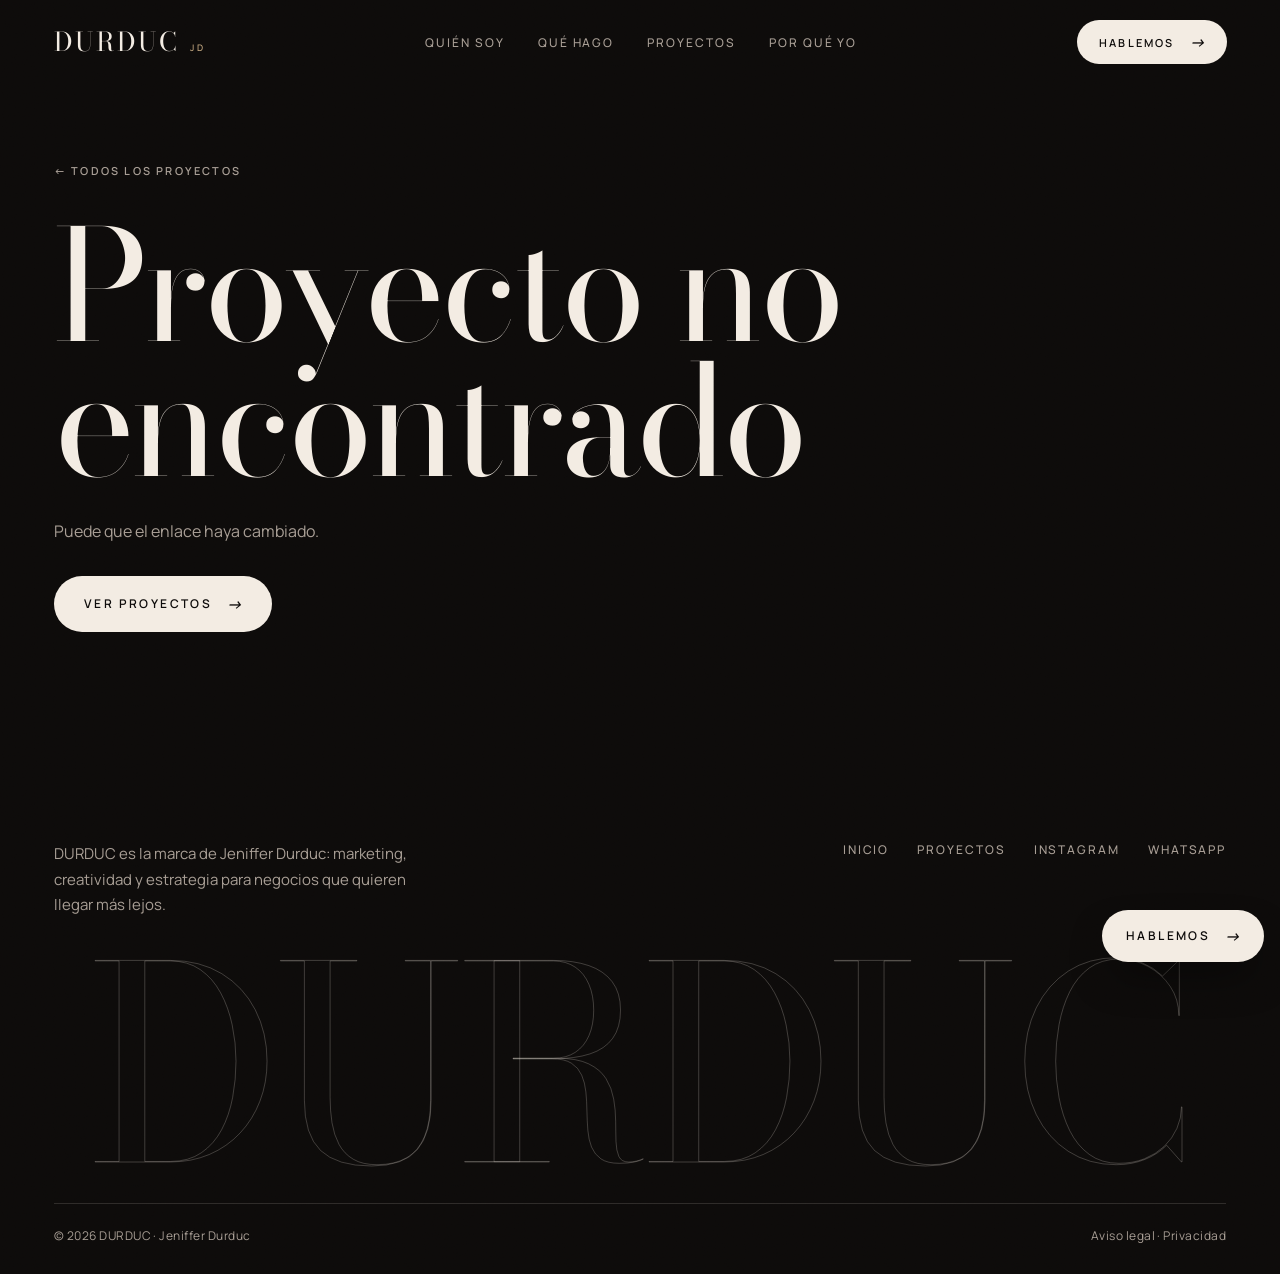
<file: proyecto.html>
<!doctype html>
<html lang="es" class="no-js">
<head>
<meta charset="utf-8">
<meta name="viewport" content="width=device-width, initial-scale=1, viewport-fit=cover">
<title>Proyecto · DURDUC</title>
<meta name="description" content="Caso de proyecto de DURDUC · Jeniffer Durduc: concepto, diseño, trabajo realizado y resultado.">
<meta name="theme-color" content="#0d0b0a">
<link rel="icon" type="image/svg+xml" href="assets/brand/favicon.svg">
<link rel="apple-touch-icon" href="assets/brand/apple-touch-icon.png">
<meta property="og:type" content="article">
<meta property="og:site_name" content="DURDUC">
<meta property="og:title" content="Proyecto · DURDUC">
<meta property="og:image" content="https://durducco-source.github.io/durduc-web/assets/brand/og-image.jpg">
<meta name="twitter:card" content="summary_large_image">
<link rel="preconnect" href="https://fonts.googleapis.com">
<link rel="preconnect" href="https://fonts.gstatic.com" crossorigin>
<link href="https://fonts.googleapis.com/css2?family=Bodoni+Moda:ital,opsz,wght@0,6..96,400;0,6..96,500;1,6..96,400&family=Manrope:wght@400;500;600&family=Mrs+Saint+Delafield&display=swap" rel="stylesheet">
<link rel="stylesheet" href="css/durduc.css">
<script>document.documentElement.className="js loaded-before"</script>
</head>
<body>
<div class="grain" aria-hidden="true"></div>
<div class="cursor" aria-hidden="true"><span class="cursor-ring"><span>VER</span></span><span class="cursor-dot"></span></div>
<a class="skip" href="#main">Saltar al contenido</a>

<header class="header">
  <div class="wrap header-inner">
    <a class="logo" href="index.html" aria-label="DURDUC, inicio">DURDUC <small>JD</small></a>
    <nav class="nav" aria-label="Principal">
      <a href="index.html#quien-soy">Quién soy</a>
      <a href="index.html#servicios">Qué hago</a>
      <a href="index.html#proyectos">Proyectos</a>
      <a href="index.html#por-que">Por qué yo</a>
    </nav>
    <a class="btn header-cta magnetic" data-wa href="#">Hablemos <i class="arrow"></i></a>
    <button class="burger" type="button" aria-label="Abrir menú" aria-expanded="false"><span></span><span></span></button>
  </div>
</header>
<div class="mmenu" aria-label="Menú">
  <nav>
    <a href="index.html#quien-soy"><small>01</small>Quién soy</a>
    <a href="index.html#servicios"><small>02</small>Qué hago</a>
    <a href="index.html#proyectos"><small>03</small>Proyectos</a>
    <a href="index.html#por-que"><small>04</small>Por qué yo</a>
    <a href="index.html#contacto"><small>05</small>Contacto</a>
  </nav>
  <div class="mmenu-foot"><p>¿Tienes un proyecto en mente?</p><a class="btn" data-wa href="#">Hablemos <i class="arrow"></i></a></div>
</div>

<main id="main" data-case>
  <section class="cs-hero"><div class="wrap"><p style="padding:120px 0;color:var(--muted-d)">Cargando proyecto…</p></div></section>
</main>

<footer class="footer">
  <div class="wrap">
    <div class="footer-top">
      <p>DURDUC es la marca de Jeniffer Durduc: marketing, creatividad y estrategia para negocios que quieren llegar más lejos.</p>
      <div class="footer-links"><a href="index.html">Inicio</a><a href="index.html#proyectos">Proyectos</a><a data-ig href="#" target="_blank" rel="noopener">Instagram</a><a data-wa href="#">WhatsApp</a></div>
    </div>
    <div class="footer-word" aria-hidden="true">DURDUC</div>
    <div class="footer-bottom"><span>© <span data-year>2026</span> DURDUC · Jeniffer Durduc</span><span><a href="aviso-legal.html">Aviso legal</a> · <a href="privacidad.html">Privacidad</a></span></div>
  </div>
</footer>
<a class="btn float-cta" data-wa data-float href="#">Hablemos <i class="arrow"></i></a>

<script src="js/config.js"></script>
<script src="js/proyectos.js"></script>
<script src="js/proyecto.js"></script>
<script src="js/main.js" defer></script>
</body>
</html>
</file>
<file: css/durduc.css>
/* ==========================================================================
   DURDUC · Jeniffer Durduc — Marketing · Creatividad · Estrategia
   Identidad: negro, crema, nude, rosa empolvado y champán.
   ========================================================================== */

:root {
  --black: #0d0b0a;
  --ink: #171311;
  --ink-2: #221c19;
  --cream: #f3ece3;
  --cream-2: #eae1d5;
  --paper: #faf6f1;
  --nude: #d8bfab;
  --blush: #efd9d3;
  --champagne: #c9ad84;
  --champagne-2: #e3cfae;
  --text: #221c19;
  --muted: #7e736b;
  --muted-d: #a79d94;
  --line: rgba(34, 28, 25, .14);
  --line-d: rgba(243, 236, 227, .14);

  --display: "Bodoni Moda", "Didot", "Bodoni MT", Georgia, serif;
  --sans: "Manrope", "Helvetica Neue", Arial, sans-serif;
  --script: "Mrs Saint Delafield", cursive;

  --ease: cubic-bezier(.19, 1, .22, 1);
  --ease-2: cubic-bezier(.65, 0, .35, 1);
  --gutter: clamp(18px, 4.2vw, 64px);
  --max: 1440px;
  --header: 84px;
}

*, *::before, *::after { box-sizing: border-box; }
html { -webkit-text-size-adjust: 100%; scroll-padding-top: 80px; }
body { margin: 0; background: var(--black); color: var(--cream); font: 400 16px/1.7 var(--sans); -webkit-font-smoothing: antialiased; overflow-x: hidden; overflow-x: clip; }
img, video { display: block; max-width: 100%; height: auto; }
a { color: inherit; text-decoration: none; }
button { font: inherit; color: inherit; background: none; border: 0; padding: 0; cursor: pointer; }
h1, h2, h3, h4, p, ul, ol, figure, blockquote { margin: 0; padding: 0; }
h1, h2, h3 { text-wrap: balance; }
ul, ol { list-style: none; }
em { font-style: italic; }
::selection { background: var(--champagne); color: var(--black); }
:focus-visible { outline: 1px solid var(--champagne); outline-offset: 4px; }
[hidden] { display: none !important; }
.wrap { width: 100%; max-width: var(--max); margin: 0 auto; padding: 0 var(--gutter); }
.skip { position: absolute; left: -999px; top: 8px; z-index: 300; background: var(--cream); color: var(--black); padding: 10px 16px; }
.skip:focus { left: 8px; }
.sr { position: absolute; width: 1px; height: 1px; overflow: hidden; clip: rect(0 0 0 0); }

/* Grano de película sobre toda la web */
.grain { position: fixed; inset: -50%; z-index: 250; pointer-events: none; opacity: .06; mix-blend-mode: overlay;
  background-image: url("data:image/svg+xml,%3Csvg xmlns='http://www.w3.org/2000/svg' width='160' height='160'%3E%3Cfilter id='n'%3E%3CfeTurbulence type='fractalNoise' baseFrequency='.9' numOctaves='2' stitchTiles='stitch'/%3E%3C/filter%3E%3Crect width='100%25' height='100%25' filter='url(%23n)'/%3E%3C/svg%3E");
  animation: grain 1.2s steps(6) infinite; }
@keyframes grain { 0% { transform: translate(0, 0); } 20% { transform: translate(-3%, 2%); } 40% { transform: translate(2%, -3%); } 60% { transform: translate(-2%, -1%); } 80% { transform: translate(3%, 3%); } 100% { transform: translate(0, 0); } }

/* ---------- Tipografía ---------- */
.eyebrow { display: inline-flex; align-items: center; gap: 14px; font: 500 11px/1.4 var(--sans); letter-spacing: .34em; text-transform: uppercase; color: var(--champagne); }
.eyebrow b { font-weight: 500; color: inherit; opacity: .6; letter-spacing: .1em; }
.eyebrow::after { content: ""; width: 42px; height: 1px; background: currentColor; opacity: .5; }
.display { font: 400 clamp(40px, 6.2vw, 104px)/.98 var(--display); letter-spacing: -.02em; }
.h2 { font: 400 clamp(36px, 4.6vw, 76px)/1.02 var(--display); letter-spacing: -.015em; }
.display em, .h2 em, .h3 em { color: var(--champagne); font-weight: 400; }
.on-light .display em, .on-light .h2 em, .on-light .h3 em { color: #a3825a; }
.h3 { font: 400 clamp(26px, 2.4vw, 38px)/1.1 var(--display); }
.lead { font-size: clamp(16px, 1.25vw, 19px); line-height: 1.7; color: var(--muted-d); max-width: 34em; }
.on-light { color: var(--text); }
.on-light .lead { color: var(--muted); }
.on-light .eyebrow { color: #a3825a; }

/* ---------- Botones ---------- */
.btn { --bg: var(--cream); --fg: var(--black); position: relative; display: inline-flex; align-items: center; gap: 14px; height: 56px; padding: 0 30px; border-radius: 60px;
  background: var(--bg); color: var(--fg); font: 600 12px/1 var(--sans); letter-spacing: .2em; text-transform: uppercase; overflow: hidden; isolation: isolate;
  transition: color .5s var(--ease), transform .5s var(--ease); will-change: transform; }
.btn::before { content: ""; position: absolute; inset: 0; z-index: -1; background: var(--champagne); border-radius: inherit; transform: translateY(101%); transition: transform .6s var(--ease); }
.btn:hover::before { transform: none; }
.btn .arrow { width: 16px; height: 16px; position: relative; overflow: hidden; }
.btn .arrow::before, .btn .arrow::after { content: "→"; position: absolute; inset: 0; line-height: 16px; font-size: 16px; letter-spacing: 0; transition: transform .5s var(--ease); }
.btn .arrow::after { transform: translateX(-120%); }
.btn:hover .arrow::before { transform: translateX(120%); }
.btn:hover .arrow::after { transform: none; }
.btn--ghost { --bg: transparent; --fg: var(--cream); box-shadow: inset 0 0 0 1px var(--line-d); }
.btn--ghost:hover { color: var(--black); }
.btn--dark { --bg: var(--black); --fg: var(--cream); }
.btn--dark:hover { color: var(--black); }
.btn--xl { height: 78px; padding: 0 44px; font-size: 14px; letter-spacing: .26em; }
.link { position: relative; display: inline-flex; align-items: center; gap: 10px; padding: 4px 0; font: 600 12px/1 var(--sans); letter-spacing: .2em; text-transform: uppercase; }
.link::after { content: ""; position: absolute; left: 0; right: 0; bottom: -2px; height: 1px; background: currentColor; transform-origin: right; transition: transform .6s var(--ease); }
.link:hover::after { transform: scaleX(0); }

/* ---------- Cursor personalizado (solo ratón) ---------- */
.cursor { position: fixed; left: 0; top: 0; z-index: 260; pointer-events: none; display: none; opacity: 0; transition: opacity .4s; }
.cursor.is-live { opacity: 1; }
.cursor-dot { position: absolute; width: 8px; height: 8px; margin: -4px 0 0 -4px; border-radius: 50%; background: var(--champagne); }
.cursor-ring { position: absolute; width: 44px; height: 44px; margin: -22px 0 0 -22px; border-radius: 50%; border: 1px solid rgba(201, 173, 132, .6);
  display: grid; place-items: center; font: 600 10px var(--sans); letter-spacing: .18em; color: var(--black); transition: width .5s var(--ease), height .5s var(--ease), margin .5s var(--ease), background .4s, border-color .4s; }
.cursor-ring span { opacity: 0; transition: opacity .3s; }
.cursor.is-link .cursor-ring { width: 64px; height: 64px; margin: -32px 0 0 -32px; border-color: var(--champagne); }
.cursor.is-view .cursor-ring { width: 96px; height: 96px; margin: -48px 0 0 -48px; background: var(--champagne); border-color: var(--champagne); }
.cursor.is-view .cursor-ring span { opacity: 1; }
.cursor.is-view .cursor-dot { opacity: 0; }
@media (hover: hover) and (pointer: fine) { .has-cursor .cursor { display: block; } }

/* ---------- Cargador ---------- */
.loader { position: fixed; inset: 0; z-index: 280; background: var(--black); display: grid; place-items: center; pointer-events: none; }
.loader-word { display: flex; overflow: hidden; font: 400 clamp(56px, 12vw, 180px)/1 var(--display); letter-spacing: .04em; color: var(--cream); }
.loader-word span { display: inline-block; transform: translateY(105%); animation: letterUp 1s var(--ease) forwards; animation-delay: calc(var(--i) * .07s + .1s); }
.loader-line { position: absolute; left: 50%; bottom: 30%; width: 120px; height: 1px; margin-left: -60px; background: var(--champagne); transform: scaleX(0); animation: lineGrow 1s var(--ease) .5s forwards; }
.loader-sub { position: absolute; bottom: calc(30% - 34px); left: 0; right: 0; text-align: center; font: 500 10px var(--sans); letter-spacing: .5em; color: var(--muted-d); opacity: 0; animation: fadeIn .8s .8s forwards; }
.is-ready .loader { clip-path: inset(0 0 100% 0); transition: clip-path 1.1s var(--ease-2) 1.35s; }
.loaded-before .loader { display: none; }
@keyframes letterUp { to { transform: none; } }
@keyframes lineGrow { to { transform: scaleX(1); } }
@keyframes fadeIn { to { opacity: 1; } }

/* ---------- Cabecera ---------- */
.header { position: fixed; top: 0; left: 0; right: 0; z-index: 120; height: var(--header); transition: transform .6s var(--ease), background .5s, backdrop-filter .5s; }
.header.is-solid { background: rgba(13, 11, 10, .72); backdrop-filter: blur(16px) saturate(140%); -webkit-backdrop-filter: blur(16px) saturate(140%); }
.header.is-hidden { transform: translateY(-100%); }
.header-inner { height: 100%; display: flex; align-items: center; justify-content: space-between; gap: 24px; }
.logo { display: inline-flex; align-items: baseline; gap: 10px; font: 400 26px/1 var(--display); letter-spacing: .12em; }
.logo small { font: 500 9px var(--sans); letter-spacing: .3em; color: var(--champagne); }
.nav { display: flex; gap: clamp(20px, 2.6vw, 42px); }
.nav a { position: relative; font: 500 12px var(--sans); letter-spacing: .16em; text-transform: uppercase; color: var(--muted-d); transition: color .3s; padding: 8px 0; }
.nav a:hover, .nav a.is-active { color: var(--cream); }
.nav a::after { content: ""; position: absolute; left: 50%; bottom: 0; width: 4px; height: 4px; margin-left: -2px; border-radius: 50%; background: var(--champagne); transform: scale(0); transition: transform .4s var(--ease); }
.nav a.is-active::after { transform: scale(1); }
.header-cta { height: 44px; padding: 0 22px; font-size: 11px; }
.burger { display: none; width: 46px; height: 46px; border-radius: 50%; box-shadow: inset 0 0 0 1px var(--line-d); position: relative; }
.burger span { position: absolute; left: 14px; right: 14px; height: 1px; background: currentColor; transition: transform .5s var(--ease), top .5s var(--ease); }
.burger span:nth-child(1) { top: 19px; } .burger span:nth-child(2) { top: 26px; }
.menu-open .burger span:nth-child(1) { top: 23px; transform: rotate(45deg); }
.menu-open .burger span:nth-child(2) { top: 23px; transform: rotate(-45deg); }
.mmenu { position: fixed; inset: 0; z-index: 110; background: var(--ink); padding: 110px var(--gutter) 40px; display: flex; flex-direction: column; justify-content: space-between;
  clip-path: circle(0 at calc(100% - 44px) 42px); transition: clip-path .9s var(--ease-2); visibility: hidden; }
.menu-open .mmenu { clip-path: circle(150% at calc(100% - 44px) 42px); visibility: visible; }
.mmenu nav a { display: flex; align-items: baseline; gap: 16px; font: 400 clamp(42px, 12vw, 60px)/1.25 var(--display); opacity: 0; transform: translateY(30px); transition: opacity .6s var(--ease), transform .8s var(--ease); }
.mmenu nav a small { font: 500 11px var(--sans); color: var(--champagne); letter-spacing: .1em; }
.menu-open .mmenu nav a { opacity: 1; transform: none; }
.menu-open .mmenu nav a:nth-child(2) { transition-delay: .06s; } .menu-open .mmenu nav a:nth-child(3) { transition-delay: .12s; }
.menu-open .mmenu nav a:nth-child(4) { transition-delay: .18s; } .menu-open .mmenu nav a:nth-child(5) { transition-delay: .24s; }
.mmenu-foot { display: grid; gap: 14px; }
.mmenu-foot p { color: var(--muted-d); font-size: 14px; }

/* ---------- Portada ---------- */
.hero { position: relative; min-height: 100vh; min-height: 100svh; overflow: hidden; background: var(--black); display: flex; flex-direction: column; }
.hero-glow { position: absolute; width: 70vmax; height: 70vmax; left: 50%; top: 40%; margin: -35vmax 0 0 -35vmax; border-radius: 50%; pointer-events: none;
  background: radial-gradient(circle, rgba(216, 191, 171, .16) 0%, rgba(239, 217, 211, .06) 35%, transparent 65%); will-change: transform; }
.hero-top { position: relative; z-index: 4; display: grid; grid-template-columns: 1.05fr .95fr; gap: 40px; padding-top: calc(var(--header) + clamp(24px, 5vh, 70px)); align-items: start; }
.hero-kicker { font: 500 12px/1 var(--sans); letter-spacing: .42em; color: var(--champagne); display: flex; align-items: center; gap: 16px; margin-bottom: clamp(22px, 3vh, 34px); }
.hero-kicker i { width: 5px; height: 5px; border-radius: 50%; background: currentColor; opacity: .7; }
.hero h1 { font: 400 clamp(38px, 4.4vw, 76px)/1.02 var(--display); letter-spacing: -.015em; max-width: 12.5em; }
.hero h1 em { color: var(--champagne); }
.hero-side { padding-top: 6px; display: grid; gap: 28px; justify-items: start; max-width: 420px; justify-self: end; }
.hero-side p { color: var(--muted-d); font-size: 16px; line-height: 1.75; }
.hero-side p strong { color: var(--cream); font-weight: 500; }
.hero-actions { display: flex; flex-wrap: wrap; align-items: center; gap: 16px 26px; }

.hero-stage { position: relative; flex: 1; min-height: 420px; margin-top: clamp(10px, 3vh, 40px); }
.hero-word { position: absolute; left: 0; right: 0; bottom: 2.2vh; text-align: center; font: 400 clamp(80px, 18.6vw, 330px)/.78 var(--display); letter-spacing: -.01em; white-space: nowrap; pointer-events: none; user-select: none; }
.hero-word--fill { z-index: 1; color: var(--cream); }
.hero-word--line { z-index: 3; color: transparent; -webkit-text-stroke: 1px rgba(243, 236, 227, .75); }
.hero-word span { display: inline-block; transform: translateY(110%); }
.is-ready .hero-word span { transform: none; transition: transform 1.4s var(--ease); transition-delay: calc(var(--i) * .08s + 1.5s); }
.loaded-before .hero-word span, .loaded-before.is-ready .hero-word span { transition-delay: calc(var(--i) * .08s + .15s); }

.frame { position: absolute; z-index: 2; overflow: hidden; background: var(--ink-2); }
.frame img { width: 100%; height: 100%; object-fit: cover; }
.frame--main { right: 17%; bottom: 0; width: clamp(240px, 23vw, 390px); aspect-ratio: 3 / 4; }
.frame--main::after { content: ""; position: absolute; inset: 12px; border: 1px solid rgba(243, 236, 227, .35); pointer-events: none; z-index: 3; }
.frame-outline { position: absolute; z-index: 1; right: calc(17% - 18px); bottom: 18px; width: clamp(240px, 23vw, 390px); aspect-ratio: 3 / 4; border: 1px solid rgba(201, 173, 132, .5); pointer-events: none; }
.frame--float { left: 13%; top: 6%; width: clamp(130px, 11vw, 200px); aspect-ratio: 3 / 4; z-index: 2; box-shadow: 0 40px 80px -30px rgba(0, 0, 0, .8); }
.slides .slide { position: absolute; inset: 0; clip-path: inset(0 0 0 100%); transition: clip-path 1.3s var(--ease-2); }
.slides .slide img { transform: scale(1.14); transition: transform 7s linear; }
.slides .slide.is-on { clip-path: inset(0 0 0 0); z-index: 2; }
.slides .slide.is-on img { transform: scale(1.02); }
.slides .slide.is-out { clip-path: inset(0 0 0 0); z-index: 1; }
.slide-count { position: absolute; left: 22px; bottom: 20px; z-index: 4; font: 500 10px var(--sans); letter-spacing: .3em; color: var(--cream); mix-blend-mode: difference; }
.badge { position: absolute; z-index: 4; right: calc(17% - 60px); bottom: calc(clamp(240px, 23vw, 390px) * 1.333 - 60px); width: 124px; height: 124px; color: var(--champagne); }
.badge svg { width: 100%; height: 100%; animation: spin 22s linear infinite; }
.badge text { font: 600 9.5px var(--sans); letter-spacing: 3.2px; fill: currentColor; text-transform: uppercase; }
.badge .star { position: absolute; inset: 0; display: grid; place-items: center; font: 400 26px/1 var(--display); color: var(--cream); }
@keyframes spin { to { transform: rotate(360deg); } }
.hero-meta { position: absolute; z-index: 4; left: 0; right: 0; bottom: 22px; display: flex; justify-content: space-between; align-items: center; pointer-events: none; }
.hero-meta > * { pointer-events: auto; }
.status { display: inline-flex; align-items: center; gap: 12px; font: 500 11px var(--sans); letter-spacing: .16em; text-transform: uppercase; color: var(--muted-d); }
.status i { width: 8px; height: 8px; border-radius: 50%; background: #9ec59a; box-shadow: 0 0 0 0 rgba(158, 197, 154, .6); animation: pulse 2.2s infinite; }
@keyframes pulse { 70% { box-shadow: 0 0 0 10px rgba(158, 197, 154, 0); } 100% { box-shadow: 0 0 0 0 rgba(158, 197, 154, 0); } }
.scroll-hint { display: inline-flex; align-items: center; gap: 12px; font: 500 10px var(--sans); letter-spacing: .34em; text-transform: uppercase; color: var(--muted-d); }
.scroll-hint i { width: 1px; height: 38px; background: var(--line-d); position: relative; overflow: hidden; }
.scroll-hint i::after { content: ""; position: absolute; left: 0; top: -38px; width: 1px; height: 38px; background: var(--champagne); animation: drip 2s var(--ease-2) infinite; }
@keyframes drip { to { top: 38px; } }

/* Entrada de la portada */
.js .h-in { opacity: 0; transform: translateY(28px); }
.is-ready .h-in { opacity: 1; transform: none; transition: opacity 1.2s var(--ease), transform 1.2s var(--ease); transition-delay: calc(var(--i, 0) * .1s + 1.6s); }
.loaded-before.is-ready .h-in { transition-delay: calc(var(--i, 0) * .1s + .2s); }
.js .frame--main, .js .frame--float { clip-path: inset(100% 0 0 0); }
.is-ready .frame--main, .is-ready .frame--float { clip-path: inset(0 0 0 0); transition: clip-path 1.5s var(--ease-2) 1.7s; }
.is-ready .frame--float { transition-delay: 2s; }
.loaded-before.is-ready .frame--main { transition-delay: .3s; }
.loaded-before.is-ready .frame--float { transition-delay: .55s; }
.depth { will-change: transform; }

/* ---------- Cinta ---------- */
.ticker { position: relative; z-index: 3; background: var(--cream); color: var(--black); overflow: hidden; border-top: 1px solid var(--line); }
.ticker-track { display: flex; width: max-content; animation: marquee 34s linear infinite; }
.ticker-track span { display: inline-flex; align-items: center; gap: 34px; padding: 22px 17px; font: italic 400 clamp(22px, 2.4vw, 34px)/1 var(--display); white-space: nowrap; }
.ticker-track span::after { content: "✦"; font-style: normal; font-size: .5em; color: #a3825a; }
@keyframes marquee { to { transform: translateX(-50%); } }

/* ---------- Secciones ---------- */
.section { position: relative; padding: clamp(96px, 12vw, 190px) 0; }
.section--cream { background: var(--cream); color: var(--text); }
.section--paper { background: var(--paper); color: var(--text); }
.section--blush { background: var(--blush); color: var(--text); }
.section--ink { background: var(--ink); }
.sec-head { display: grid; gap: 26px; margin-bottom: clamp(56px, 7vw, 110px); max-width: 980px; }

/* ---------- Quién soy ---------- */
.about-grid { display: grid; grid-template-columns: .9fr 1.1fr; gap: clamp(44px, 8vw, 150px); align-items: start; }
.about-media { position: relative; }
.about-photo { position: relative; aspect-ratio: 3 / 4; overflow: hidden; background: var(--cream-2); }
.about-photo img { width: 100%; height: 118%; object-fit: cover; }
.about-caption { display: flex; justify-content: space-between; margin-top: 16px; font: 500 11px var(--sans); letter-spacing: .2em; text-transform: uppercase; color: var(--muted); }
.about-tag { position: absolute; right: -28px; top: 12%; z-index: 2; background: var(--black); color: var(--cream); padding: 18px 22px; font: italic 400 22px/1.2 var(--display); max-width: 220px; box-shadow: 0 30px 60px -30px rgba(0, 0, 0, .5); }
.about-tag small { display: block; margin-top: 8px; font: 500 10px var(--sans); letter-spacing: .2em; font-style: normal; color: var(--champagne); text-transform: uppercase; }
.about-text .h2 { margin: 26px 0 36px; }
.about-body { display: grid; gap: 18px; color: var(--muted); font-size: 17px; max-width: 38em; }
.about-body strong { color: var(--text); font-weight: 600; }
.questions { margin-top: 56px; border-top: 1px solid var(--line); }
.questions p.q-title { font: 500 11px var(--sans); letter-spacing: .28em; text-transform: uppercase; color: #a3825a; padding: 22px 0 6px; }
.questions li { display: grid; grid-template-columns: 56px 1fr; align-items: baseline; padding: 20px 0; border-bottom: 1px solid var(--line); }
.questions li b { font: italic 400 20px var(--display); color: #a3825a; font-weight: 400; }
.questions li span { font: 400 clamp(22px, 2vw, 30px)/1.2 var(--display); }
.signature { margin-top: 44px; display: flex; align-items: center; gap: 22px; }
.signature span { font: 400 clamp(54px, 5vw, 76px)/1 var(--script); color: var(--text); }
.signature small { font: 500 11px/1.6 var(--sans); letter-spacing: .18em; text-transform: uppercase; color: var(--muted); }

/* ---------- Servicios ---------- */
.services { border-top: 1px solid var(--line-d); }
.svc { border-bottom: 1px solid var(--line-d); }
.svc-head { width: 100%; display: grid; grid-template-columns: 70px 1fr auto; align-items: center; gap: 20px; padding: clamp(24px, 2.6vw, 36px) 0; text-align: left; }
.svc-n { font: 500 12px var(--sans); letter-spacing: .1em; color: var(--muted-d); }
.svc-title { display: grid; gap: 6px; }
.svc-title small { font: 600 10px var(--sans); letter-spacing: .34em; color: var(--champagne); }
.svc-title strong { font: 400 clamp(28px, 3.6vw, 58px)/1.02 var(--display); letter-spacing: -.01em; transition: transform .7s var(--ease), color .4s; }
.svc-plus { width: 46px; height: 46px; border-radius: 50%; box-shadow: inset 0 0 0 1px var(--line-d); position: relative; transition: transform .6s var(--ease), background .4s; }
.svc-plus::before, .svc-plus::after { content: ""; position: absolute; left: 50%; top: 50%; width: 14px; height: 1px; margin: 0 0 0 -7px; background: currentColor; transition: transform .5s var(--ease); }
.svc-plus::after { transform: rotate(90deg); }
.svc.is-open .svc-plus { transform: rotate(45deg); background: var(--champagne); color: var(--black); }
.svc-head:hover .svc-title strong { transform: translateX(14px); color: var(--champagne-2); }
.svc-body { display: grid; grid-template-rows: 0fr; transition: grid-template-rows .8s var(--ease); }
.svc.is-open .svc-body { grid-template-rows: 1fr; }
.svc-body > div { overflow: hidden; }
.svc-inner { display: grid; grid-template-columns: 70px 1fr 1fr; gap: 20px 40px; padding: 0 0 clamp(30px, 3vw, 44px); }
.svc-col h4 { font: 600 10px var(--sans); letter-spacing: .3em; text-transform: uppercase; color: var(--muted-d); margin-bottom: 12px; }
.svc-col p { color: var(--cream-2); font-size: 16px; line-height: 1.7; max-width: 30em; }
.svc-col.problem p { font: italic 400 clamp(20px, 1.7vw, 25px)/1.4 var(--display); color: var(--cream); }
.svc-tags { display: flex; flex-wrap: wrap; gap: 8px; margin-top: 18px; }
.svc-tags span { padding: 8px 14px; border-radius: 40px; box-shadow: inset 0 0 0 1px var(--line-d); font: 500 11px var(--sans); letter-spacing: .06em; color: var(--muted-d); }
.svc-preview { position: fixed; left: 0; top: 0; z-index: 90; width: 260px; aspect-ratio: 4 / 5; pointer-events: none; overflow: hidden; opacity: 0; transform: scale(.85); transition: opacity .4s var(--ease), transform .6s var(--ease); border-radius: 4px; box-shadow: 0 40px 80px -30px rgba(0, 0, 0, .7); }
.svc-preview.is-on { opacity: 1; transform: scale(1); }
.svc-preview img { width: 100%; height: 100%; object-fit: cover; }

/* ---------- Banda CTA ---------- */
.cta-band { position: relative; padding: clamp(80px, 10vw, 150px) 0; text-align: center; overflow: hidden; }
.cta-band .h2 { max-width: 16em; margin: 0 auto 40px; }
.cta-band .orb { position: absolute; width: 40vw; height: 40vw; border-radius: 50%; background: radial-gradient(circle, rgba(216, 191, 171, .35), transparent 65%); left: 50%; top: 50%; margin: -20vw 0 0 -20vw; pointer-events: none; }

/* ---------- ¿Y si no sé qué necesito? ---------- */
.unsure-grid { display: grid; grid-template-columns: 1.05fr .95fr; gap: clamp(40px, 7vw, 120px); align-items: start; }
.unsure .quote { font: 400 clamp(34px, 4.2vw, 68px)/1.06 var(--display); letter-spacing: -.015em; margin: 26px 0 30px; }
.unsure .quote em { color: #a3825a; }
.chips { display: flex; flex-wrap: wrap; gap: 10px; margin-top: 36px; }
.chip { display: inline-flex; align-items: center; gap: 10px; padding: 14px 20px; border-radius: 60px; background: rgba(255, 255, 255, .55); box-shadow: inset 0 0 0 1px var(--line); font: 500 14px/1.2 var(--sans); color: var(--text); text-align: left; transition: background .4s, color .4s, box-shadow .4s, transform .4s var(--ease); }
.chip::before { content: ""; width: 14px; height: 14px; border-radius: 50%; box-shadow: inset 0 0 0 1px currentColor; flex: none; transition: all .4s var(--ease); }
.chip:hover { transform: translateY(-2px); }
.chip[aria-pressed="true"] { background: var(--black); color: var(--cream); box-shadow: none; }
.chip[aria-pressed="true"]::before { background: var(--champagne); box-shadow: inset 0 0 0 3px var(--black); }
.diag { position: sticky; top: 110px; background: var(--black); color: var(--cream); padding: clamp(28px, 3vw, 44px); border-radius: 6px; box-shadow: 0 50px 100px -50px rgba(34, 28, 25, .6); }
.diag-top { display: flex; justify-content: space-between; align-items: baseline; margin-bottom: 18px; }
.diag-top h3 { font: 400 28px var(--display); }
.diag-count { font: italic 400 44px/1 var(--display); color: var(--champagne); }
.diag-empty { color: var(--muted-d); font-size: 15px; padding: 18px 0 8px; }
.diag-list { display: grid; gap: 0; margin: 4px 0 26px; }
.diag-list li { display: grid; grid-template-columns: 22px 1fr; gap: 12px; padding: 14px 0; border-top: 1px solid var(--line-d); font-size: 15px; color: var(--cream-2); animation: rise .6s var(--ease); }
.diag-list li::before { content: "✦"; color: var(--champagne); font-size: 12px; padding-top: 3px; }
@keyframes rise { from { opacity: 0; transform: translateY(10px); } }
.diag .btn { width: 100%; justify-content: center; height: auto; min-height: 56px; padding: 14px 24px; text-align: center; line-height: 1.35; letter-spacing: .14em; }
.diag-foot { margin-top: 16px; font-size: 12px; color: var(--muted-d); text-align: center; }
.unsure-close { margin-top: clamp(60px, 7vw, 100px); padding-top: 40px; border-top: 1px solid var(--line); font: 400 clamp(26px, 2.6vw, 40px)/1.25 var(--display); max-width: 22em; }
.unsure-close em { color: #a3825a; }

/* ---------- Proyectos ---------- */
.work { position: relative; background: var(--black); }
.work-head { padding-top: clamp(96px, 12vw, 180px); }
.work-pin { position: relative; }
.work-sticky { position: sticky; top: 0; height: 100vh; height: 100svh; overflow: hidden; display: flex; align-items: center; }
.work-track { display: flex; gap: clamp(24px, 3vw, 48px); padding: 0 var(--gutter); will-change: transform; }
.case { position: relative; flex: none; width: min(78vw, 1180px); height: min(72vh, 680px); display: grid; grid-template-columns: 1.25fr .75fr; border-radius: 6px; overflow: hidden; background: var(--c-bg); color: var(--c-fg); }
.case-visual { position: relative; overflow: hidden; }
.case-visual .shot-desk { position: absolute; left: 7%; top: 12%; width: 84%; border-radius: 8px; overflow: hidden; box-shadow: 0 40px 80px -30px rgba(0, 0, 0, .55); transition: transform 1.2s var(--ease); background: #111; }
.case-visual .shot-desk::before { content: ""; display: block; height: 18px; background: #e8e2da linear-gradient(90deg, #d66a5d 0 8px, transparent 8px 14px, #e0b24f 14px 22px, transparent 22px 28px, #7cb36b 28px 36px, transparent 36px) 12px 5px / 36px 8px no-repeat; }
.case-visual .shot-desk img { width: 100%; }
.case-visual .shot-mob { position: absolute; right: 6%; bottom: -8%; width: 22%; border-radius: 22px; border: 5px solid #121010; overflow: hidden; box-shadow: 0 40px 80px -20px rgba(0, 0, 0, .6); transition: transform 1.2s var(--ease); background: #111; }
.case:hover .shot-desk { transform: translateY(-10px) scale(1.02); }
.case:hover .shot-mob { transform: translateY(-24px); }
.case-info { position: relative; padding: clamp(28px, 3vw, 48px); display: flex; flex-direction: column; justify-content: space-between; border-left: 1px solid color-mix(in srgb, var(--c-fg) 14%, transparent); }
.case-n { font: 500 11px var(--sans); letter-spacing: .3em; opacity: .6; }
.case-name { font: 400 clamp(44px, 5vw, 86px)/.95 var(--display); letter-spacing: -.02em; margin: 18px 0 16px; }
.case-sector { font: 600 10px var(--sans); letter-spacing: .28em; text-transform: uppercase; color: var(--c-ac); }
.case-frase { font: italic 400 clamp(19px, 1.5vw, 23px)/1.4 var(--display); opacity: .85; margin-top: 18px; }
.case-tags { display: flex; flex-wrap: wrap; gap: 6px; margin: 22px 0; }
.case-tags span { padding: 6px 11px; border-radius: 30px; box-shadow: inset 0 0 0 1px color-mix(in srgb, var(--c-fg) 22%, transparent); font: 500 10.5px var(--sans); letter-spacing: .05em; }
.case-go { display: inline-flex; align-items: center; gap: 14px; font: 600 12px var(--sans); letter-spacing: .2em; text-transform: uppercase; }
.case-go i { width: 46px; height: 46px; border-radius: 50%; display: grid; place-items: center; background: var(--c-fg); color: var(--c-bg); font-style: normal; transition: transform .6s var(--ease); }
.case:hover .case-go i { transform: rotate(-45deg); }
.case-link { position: absolute; inset: 0; z-index: 3; }
.case--next { background: transparent; box-shadow: inset 0 0 0 1px var(--line-d); grid-template-columns: 1fr; place-items: center; text-align: center; color: var(--cream); }
.case--next .inner { display: grid; gap: 26px; justify-items: center; padding: 40px; max-width: 560px; }
.case--next .h2 em { color: var(--champagne); }
.work-progress { position: absolute; left: var(--gutter); right: var(--gutter); bottom: 34px; height: 1px; background: var(--line-d); }
.work-progress span { display: block; height: 100%; background: var(--champagne); transform-origin: 0; transform: scaleX(0); }
.work-counter { position: absolute; right: var(--gutter); bottom: 48px; font: 500 11px var(--sans); letter-spacing: .3em; color: var(--muted-d); }

/* ---------- Diferencial ---------- */
.why { background: var(--black); overflow: hidden; }
.why-grid { display: grid; grid-template-columns: .8fr 1.2fr; gap: clamp(40px, 7vw, 120px); align-items: start; }
.why-photo { position: sticky; top: 110px; aspect-ratio: 3 / 4; overflow: hidden; }
.why-photo img { width: 100%; height: 115%; object-fit: cover; filter: saturate(.85); }
.why-photo figcaption { position: absolute; left: 20px; bottom: 18px; font: 500 10px var(--sans); letter-spacing: .3em; text-transform: uppercase; color: var(--cream); }
.why-statement { font: 400 clamp(38px, 5vw, 84px)/1.02 var(--display); letter-spacing: -.02em; margin: 26px 0 60px; }
.why-statement .w { opacity: .16; transition: opacity .4s; }
.why-statement .w.lit { opacity: 1; }
.why-statement em .w.lit { color: var(--champagne); }
.traits { border-top: 1px solid var(--line-d); }
.traits li { display: grid; grid-template-columns: 56px 1fr; gap: 10px 24px; padding: 26px 0; border-bottom: 1px solid var(--line-d); }
.traits b { font: italic 400 18px var(--display); color: var(--champagne); font-weight: 400; padding-top: 6px; }
.traits h3 { font: 400 clamp(24px, 2.2vw, 34px)/1.15 var(--display); }
.traits p { grid-column: 2; color: var(--muted-d); font-size: 15.5px; max-width: 34em; }
.process { display: grid; grid-template-columns: repeat(4, 1fr); gap: 0; margin-top: clamp(80px, 10vw, 150px); border-top: 1px solid var(--line-d); }
.process li { padding: 32px 28px 0 0; position: relative; }
.process li::before { content: ""; position: absolute; left: 0; top: -4px; width: 7px; height: 7px; border-radius: 50%; background: var(--champagne); }
.process span { font: 500 11px var(--sans); letter-spacing: .3em; color: var(--champagne); }
.process h4 { font: 400 clamp(26px, 2.4vw, 36px)/1.1 var(--display); margin: 14px 0 10px; }
.process p { color: var(--muted-d); font-size: 15px; }

/* ---------- Contacto ---------- */
.contact { position: relative; background: var(--ink); padding: clamp(96px, 12vw, 180px) 0 clamp(60px, 7vw, 100px); overflow: hidden; }
.contact-grid { display: grid; grid-template-columns: 1.3fr .7fr; gap: clamp(40px, 6vw, 110px); align-items: end; }
.contact .display { margin: 26px 0 30px; }
.contact .lead { margin-bottom: 44px; color: var(--cream-2); }
.contact-ways { display: grid; grid-template-columns: repeat(3, auto); gap: 18px 40px; margin-top: 56px; padding-top: 30px; border-top: 1px solid var(--line-d); justify-content: start; }
.contact-ways a { display: grid; gap: 6px; }
.contact-ways small { font: 600 10px var(--sans); letter-spacing: .3em; text-transform: uppercase; color: var(--muted-d); }
.contact-ways span { font: 400 20px var(--display); transition: color .3s; }
.contact-ways a:hover span { color: var(--champagne); }
.contact-photo { position: relative; aspect-ratio: 3 / 4; overflow: hidden; border-radius: 300px 300px 4px 4px; }
.contact-photo img { width: 100%; height: 112%; object-fit: cover; }

/* ---------- Pie ---------- */
.footer { background: var(--black); padding: clamp(60px, 7vw, 100px) 0 28px; overflow: hidden; }
.footer-top { display: flex; justify-content: space-between; gap: 30px; flex-wrap: wrap; padding-bottom: 40px; }
.footer-top p { color: var(--muted-d); max-width: 26em; font-size: 15px; }
.footer-links { display: flex; gap: 28px; flex-wrap: wrap; }
.footer-links a { font: 500 12px var(--sans); letter-spacing: .16em; text-transform: uppercase; color: var(--muted-d); transition: color .3s; }
.footer-links a:hover { color: var(--cream); }
.footer-word { font: 400 clamp(80px, 21vw, 340px)/.8 var(--display); letter-spacing: -.01em; text-align: center; color: transparent; -webkit-text-stroke: 1px rgba(243, 236, 227, .22); white-space: nowrap; user-select: none; }
.footer-bottom { display: flex; justify-content: space-between; gap: 16px; flex-wrap: wrap; margin-top: 30px; padding-top: 22px; border-top: 1px solid var(--line-d); font-size: 12px; color: var(--muted-d); letter-spacing: .04em; }

/* ---------- CTA flotante (móvil) ---------- */
.float-cta { position: fixed; right: 16px; bottom: calc(16px + env(safe-area-inset-bottom)); z-index: 100; height: 52px; padding: 0 24px; transform: translateY(150%); transition: transform .6s var(--ease); box-shadow: 0 20px 40px -12px rgba(0, 0, 0, .6); }
.float-cta.show { transform: none; }

/* ---------- Animaciones al hacer scroll ---------- */
.js .rv { opacity: 0; transform: translateY(40px); }
.rv.in { opacity: 1; transform: none; transition: opacity 1.2s var(--ease), transform 1.2s var(--ease); transition-delay: var(--d, 0s); }
.rv-img { overflow: hidden; }
.js .rv-img > * { clip-path: inset(100% 0 0 0); }
.js .rv-img img { transform: scale(1.2); }
.rv-img.in > * { clip-path: inset(0 0 0 0); transition: clip-path 1.6s var(--ease-2); transition-delay: var(--d, 0s); }
.rv-img.in img { transform: scale(1); transition: transform 2.2s var(--ease); }
.split .ln { display: inline-block; overflow: hidden; vertical-align: top; padding-bottom: .08em; margin-bottom: -.08em; }
.split .ln > span { display: inline-block; transform: translateY(110%); }
.split.in .ln > span { transform: none; transition: transform 1.3s var(--ease); transition-delay: calc(var(--l) * .045s); }
.px { will-change: transform; }

/* ---------- Caso de proyecto ---------- */
.cs-hero { position: relative; padding: calc(var(--header) + clamp(40px, 8vh, 100px)) 0 0; background: var(--black); overflow: hidden; }
.cs-back { display: inline-flex; gap: 10px; font: 600 11px var(--sans); letter-spacing: .2em; text-transform: uppercase; color: var(--muted-d); margin-bottom: 40px; transition: color .3s; }
.cs-back:hover { color: var(--cream); }
.cs-title { font: 400 clamp(64px, 12vw, 200px)/.88 var(--display); letter-spacing: -.03em; }
.cs-meta { display: grid; grid-template-columns: repeat(4, 1fr); gap: 24px; margin: clamp(40px, 5vw, 70px) 0; padding: 26px 0; border-top: 1px solid var(--line-d); border-bottom: 1px solid var(--line-d); }
.cs-meta small { display: block; font: 600 10px var(--sans); letter-spacing: .28em; text-transform: uppercase; color: var(--muted-d); margin-bottom: 8px; }
.cs-meta span { font-size: 15px; }
.cs-cover { position: relative; margin-top: 20px; aspect-ratio: 16 / 9; overflow: hidden; border-radius: 6px 6px 0 0; background: var(--c-bg); }
.cs-cover .shot-desk { position: absolute; left: 8%; right: 8%; top: 9%; border-radius: 10px; overflow: hidden; box-shadow: 0 60px 120px -40px rgba(0, 0, 0, .6); }
.cs-cover .shot-desk::before { content: ""; display: block; height: 22px; background: #e8e2da linear-gradient(90deg, #d66a5d 0 9px, transparent 9px 16px, #e0b24f 16px 25px, transparent 25px 32px, #7cb36b 32px 41px, transparent 41px) 14px 6px / 41px 10px no-repeat; }
.cs-cover .shot-desk img { width: 100%; }
.cs-block { display: grid; grid-template-columns: .5fr 1fr; gap: clamp(30px, 6vw, 110px); padding: clamp(60px, 7vw, 110px) 0; border-bottom: 1px solid var(--line); }
.cs-block:last-child { border-bottom: 0; }
.cs-block h2 { font: 400 clamp(30px, 3vw, 46px)/1.05 var(--display); }
.cs-block .num { font: 500 11px var(--sans); letter-spacing: .3em; color: #a3825a; display: block; margin-bottom: 14px; }
.cs-block p { font-size: clamp(17px, 1.3vw, 20px); line-height: 1.75; color: var(--muted); max-width: 38em; }
.cs-block p.big { font: 400 clamp(24px, 2.2vw, 34px)/1.35 var(--display); color: var(--text); }
.cs-list { display: grid; gap: 0; border-top: 1px solid var(--line); }
.cs-list li { display: grid; grid-template-columns: 50px 1fr; padding: 18px 0; border-bottom: 1px solid var(--line); font-size: 17px; }
.cs-list b { font: italic 400 18px var(--display); color: #a3825a; font-weight: 400; }
.swatches { display: grid; grid-template-columns: repeat(5, 1fr); gap: 10px; }
.swatch { aspect-ratio: 3 / 4; border-radius: 4px; display: flex; flex-direction: column; justify-content: flex-end; padding: 14px; font-size: 12px; box-shadow: inset 0 0 0 1px var(--line); }
.swatch b { font-weight: 600; display: block; }
.types { display: grid; grid-template-columns: 1fr 1fr; gap: 10px; margin-top: 10px; }
.type { padding: 26px; border-radius: 4px; box-shadow: inset 0 0 0 1px var(--line); }
.type big { display: block; font-size: 58px; line-height: 1; margin-bottom: 14px; }
.type small { font: 600 10px var(--sans); letter-spacing: .24em; text-transform: uppercase; color: var(--muted); }
.cs-gallery { columns: 3; column-gap: 14px; padding: clamp(60px, 7vw, 110px) 0; }
.cs-gallery figure { break-inside: avoid; margin-bottom: 14px; overflow: hidden; border-radius: 4px; background: var(--cream-2); position: relative; }
.cs-gallery img, .cs-gallery video { width: 100%; }
.cs-gallery figcaption { position: absolute; left: 12px; bottom: 10px; right: 12px; font: 500 10px var(--sans); letter-spacing: .2em; text-transform: uppercase; color: #fff; text-shadow: 0 1px 10px rgba(0, 0, 0, .5); opacity: 0; transform: translateY(6px); transition: all .5s var(--ease); }
.cs-gallery figure:hover figcaption { opacity: 1; transform: none; }
.cs-gallery figure.movil { padding: 30px 18%; background: var(--c-bg); }
.cs-gallery figure.movil img { border-radius: 20px; border: 5px solid #121010; box-shadow: 0 30px 60px -20px rgba(0, 0, 0, .5); }
.cs-gallery figure.ancha { column-span: all; }
.cs-result { background: var(--black); color: var(--cream); padding: clamp(90px, 11vw, 170px) 0; text-align: center; }
.cs-result p { font: 400 clamp(28px, 3.2vw, 52px)/1.2 var(--display); max-width: 22em; margin: 26px auto 44px; }
.cs-result .actions { display: flex; justify-content: center; gap: 14px; flex-wrap: wrap; }
.cs-next { display: block; background: var(--ink); padding: clamp(70px, 8vw, 120px) 0; text-align: center; transition: background .6s; }
.cs-next:hover { background: var(--ink-2); }
.cs-next small { font: 600 11px var(--sans); letter-spacing: .3em; text-transform: uppercase; color: var(--muted-d); }
.cs-next strong { display: block; font: 400 clamp(56px, 9vw, 150px)/1 var(--display); letter-spacing: -.02em; margin-top: 14px; transition: letter-spacing .8s var(--ease); }
.cs-next:hover strong { letter-spacing: .01em; }

/* ---------- Legal ---------- */
.legal { background: var(--cream); color: var(--text); padding: calc(var(--header) + 80px) 0 110px; }
.legal .wrap { max-width: 860px; }
.legal h1 { font: 400 clamp(44px, 6vw, 80px)/1 var(--display); margin: 20px 0 30px; }
.legal h2 { font: 400 28px var(--display); margin: 44px 0 12px; }
.legal p { color: var(--muted); margin-bottom: 10px; }
.pending { background: #f6e3c8; padding: 0 6px; }

/* ---------- Consentimiento ---------- */
.consent { position: fixed; left: 16px; bottom: 16px; z-index: 200; max-width: 420px; background: var(--paper); color: var(--text); padding: 20px; border-radius: 6px; font-size: 13.5px; box-shadow: 0 30px 60px -20px rgba(0, 0, 0, .5); }
.consent p { margin-bottom: 14px; }
.consent .btn { height: 42px; padding: 0 20px; font-size: 11px; }

/* ==========================================================================
   Responsive
   ========================================================================== */
@media (max-width: 1100px) {
  .case { grid-template-columns: 1fr; grid-template-rows: 1.2fr 1fr; height: min(80vh, 760px); width: min(84vw, 760px); }
  .case-info { border-left: 0; border-top: 1px solid color-mix(in srgb, var(--c-fg) 14%, transparent); }
  .case-frase { display: none; }
}
@media (max-width: 900px) {
  :root { --header: 70px; }
  .nav, .header-cta { display: none; }
  .burger { display: block; }
  .logo { font-size: 22px; }
  .hero-top { grid-template-columns: 1fr; gap: 0; padding-top: calc(var(--header) + 22px); }
  .hero-kicker { font-size: 10px; letter-spacing: .3em; gap: 10px; margin-bottom: 18px; }
  .hero h1 { font-size: clamp(34px, 9.4vw, 52px); }
  .hero-side { justify-self: stretch; max-width: none; gap: 20px; padding-top: 18px; }
  .hero-side p { font-size: 15px; }
  .hero-stage { min-height: 0; height: 128vw; max-height: 640px; margin-top: 30px; flex: none; }
  .frame--main { right: 50%; margin-right: -34vw; width: 68vw; bottom: 14vw; }
  .frame-outline { right: 50%; margin-right: calc(-34vw - 12px); width: 68vw; bottom: calc(14vw + 12px); }
  .frame--float { left: 4%; top: 2%; width: 27vw; }
  .badge { width: 92px; height: 92px; right: 4%; bottom: auto; top: 6%; }
  .badge text { font-size: 12.5px; letter-spacing: 3.6px; }
  .hero-word { font-size: 19.2vw; bottom: 3vw; }
  .hero-meta { position: relative; bottom: auto; padding: 18px 0 26px; }
  .scroll-hint { display: none; }
  .about-grid, .unsure-grid, .why-grid, .contact-grid { grid-template-columns: 1fr; }
  .about-media { max-width: 520px; }
  .about-tag { right: 10px; top: auto; bottom: 60px; font-size: 18px; }
  .svc-head { grid-template-columns: 38px 1fr auto; gap: 12px; }
  .svc-inner { grid-template-columns: 1fr; gap: 22px; padding-left: 50px; }
  .svc-inner > .svc-spacer { display: none; }
  .svc-preview { display: none; }
  .diag { position: static; }
  .work-sticky { position: static; height: auto; display: block; padding-bottom: 40px; }
  .work-track { flex-direction: column; transform: none !important; }
  .case { width: 100%; height: auto; grid-template-rows: auto auto; }
  .case-visual { aspect-ratio: 4 / 3.3; }
  .case--next { min-height: 360px; }
  .work-progress, .work-counter { display: none; }
  .why-photo { position: relative; top: 0; max-width: 520px; }
  .process { grid-template-columns: 1fr 1fr; gap: 40px 0; }
  .contact-photo { max-width: 360px; order: -1; }
  .contact-ways { grid-template-columns: 1fr; }
  .cs-meta { grid-template-columns: 1fr 1fr; }
  .cs-block { grid-template-columns: 1fr; gap: 20px; }
  .cs-gallery { columns: 2; }
  .cs-cover { aspect-ratio: 4 / 3.4; }
  .swatches { grid-template-columns: repeat(3, 1fr); }
  .types { grid-template-columns: 1fr; }
}
@media (max-width: 560px) {
  .btn { height: 52px; padding: 0 24px; }
  .btn--xl { height: 64px; padding: 0 30px; font-size: 13px; }
  .hero-actions .btn { flex: 1 1 100%; justify-content: center; }
  .hero-actions .link { margin: 0 auto; }
  .sec-head { margin-bottom: 44px; }
  .questions li { grid-template-columns: 40px 1fr; }
  .chip { font-size: 13.5px; padding: 12px 16px; }
  .process { grid-template-columns: 1fr; }
  .cs-gallery { columns: 1; }
  .cs-meta { grid-template-columns: 1fr; }
  .case-visual .shot-mob { width: 26%; border-width: 3px; border-radius: 14px; }
  .footer-top { flex-direction: column; }
}
@media (prefers-reduced-motion: reduce) {
  *, *::before, *::after { animation-duration: .001ms !important; animation-iteration-count: 1 !important; transition-duration: .001ms !important; }
  .loader, .grain { display: none; }
  .js .rv, .js .h-in { opacity: 1; transform: none; }
  .js .rv-img > *, .js .frame--main, .js .frame--float { clip-path: none; }
  .js .rv-img img { transform: none; }
  .split .ln > span, .hero-word span { transform: none; }
  .why-statement .w { opacity: 1; }
  .ticker-track { animation: none; }
}
</file>
